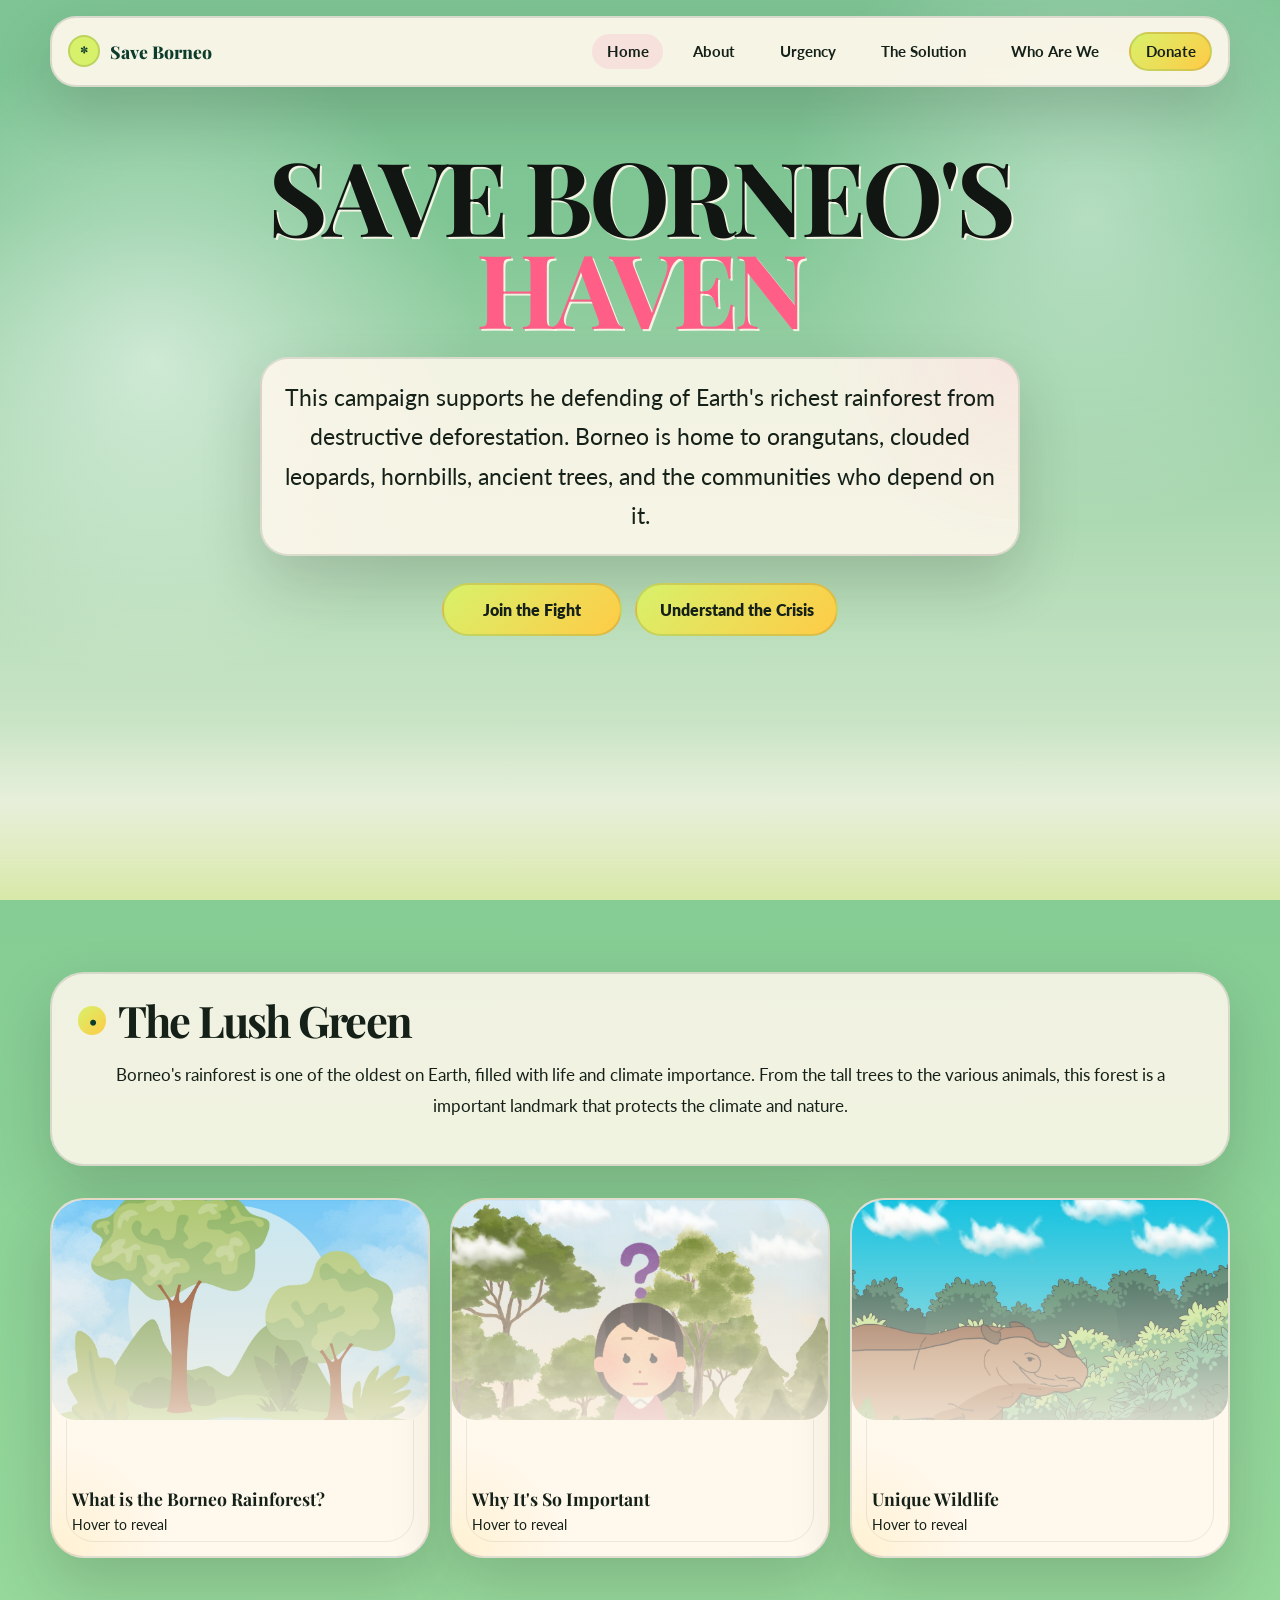
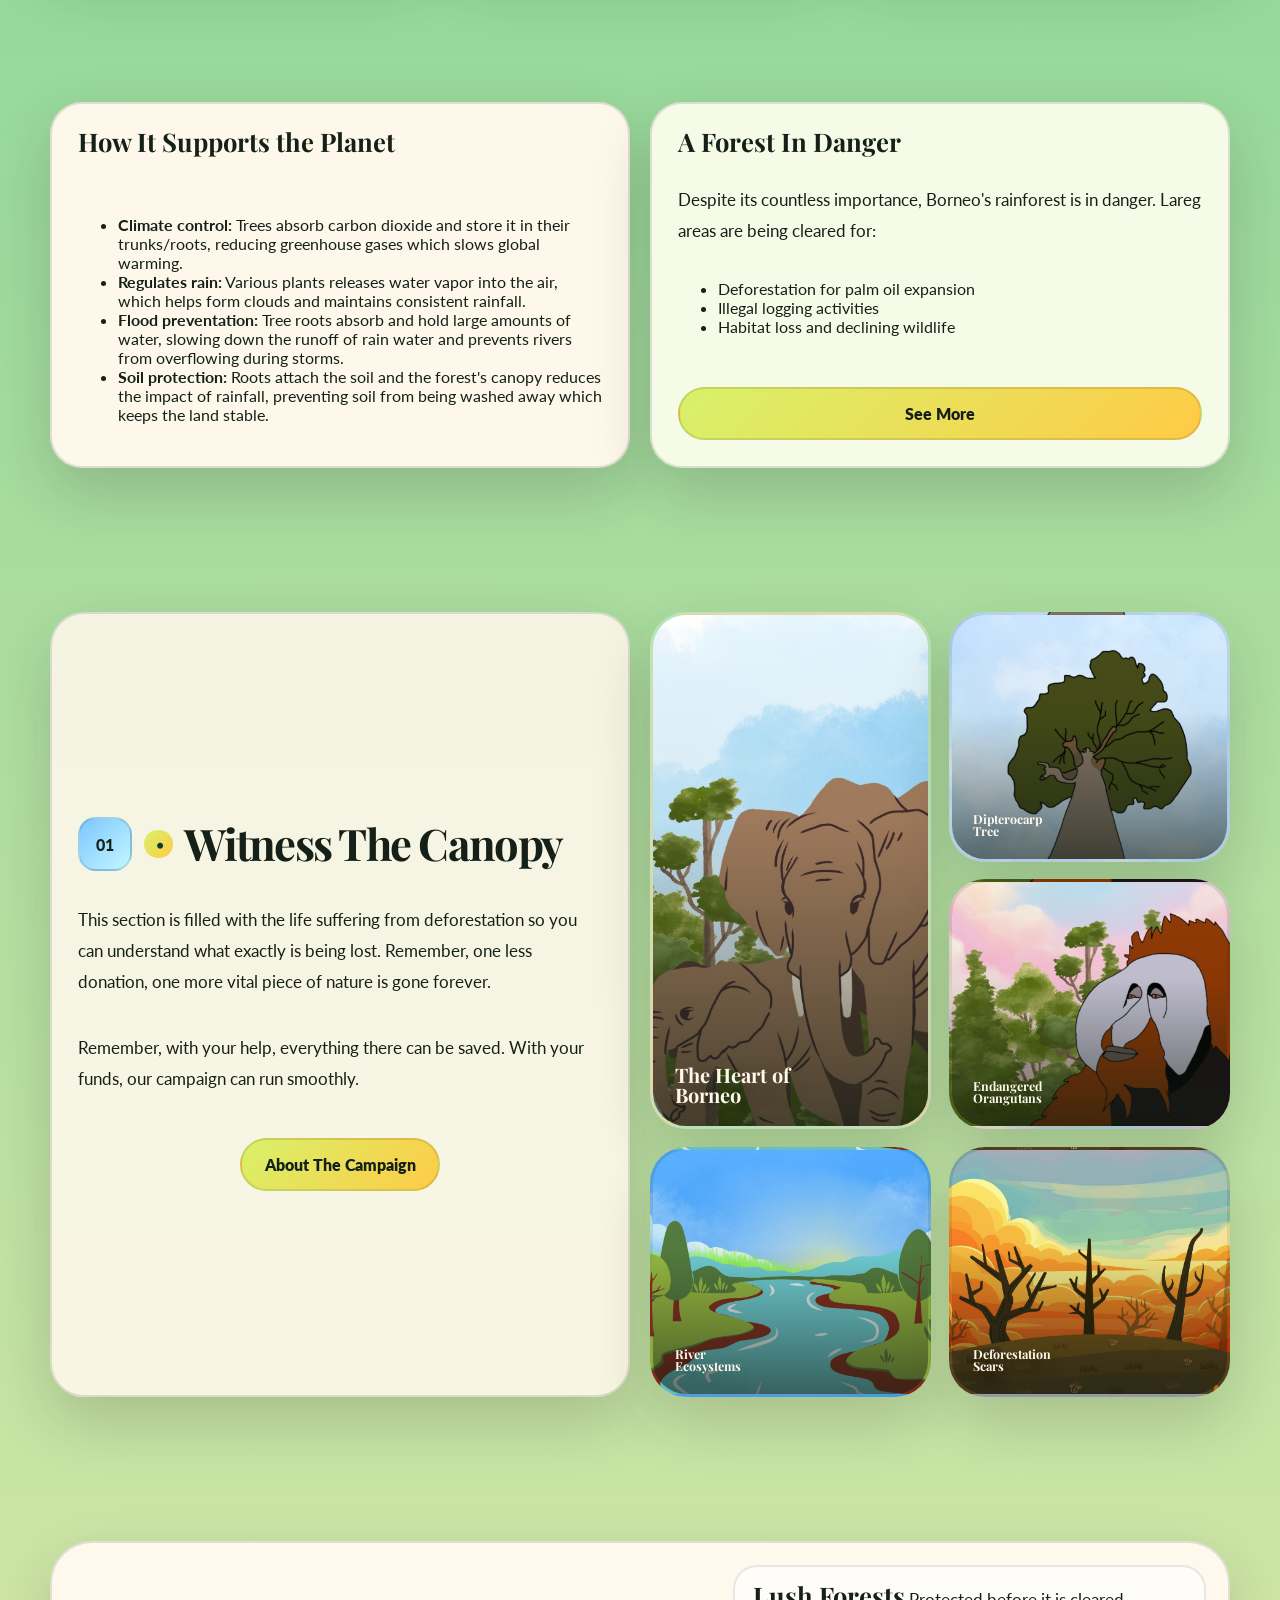
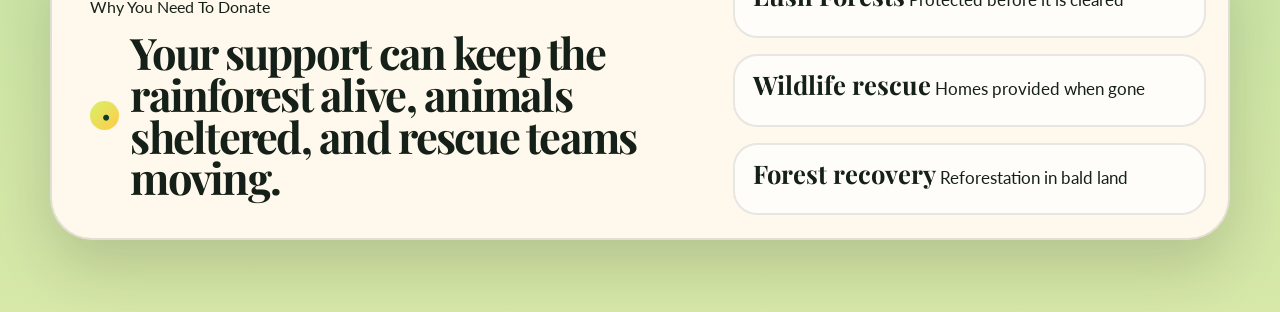
<file: index.html>
<!DOCTYPE html>
<html lang="en">
<head>
  <meta charset="UTF-8">
  <meta name="viewport" content="width=device-width, initial-scale=1.0">
  <title>Save Borneo's Haven</title>
  <link rel="preconnect" href="https://fonts.googleapis.com">
  <link rel="preconnect" href="https://fonts.gstatic.com" crossorigin>
  <link href="https://fonts.googleapis.com/css2?family=Lato:wght@300;400;700;900&family=Playfair+Display:wght@400;600;700;800&display=swap" rel="stylesheet">
  <link rel="stylesheet" href="styles.css">
</head>
<body data-page="home">
  <nav class="site-nav">
    <a class="brand" href="index.html"><span class="brand-leaf">*</span><span>Save Borneo</span></a>
    <div class="nav-links">
      <a class="active" href="index.html">Home</a>
      <a href="campaign.html">About</a>
      <a href="urgency.html">Urgency</a>
      <a href="solution.html">The Solution</a>
      <a href="who-are-we.html">Who Are We</a>
      <a class="nav-cta" href="solution.html">Donate</a>
    </div>
  </nav>
    <main>
    <section class="hero">
      <div class="hero-image" style="background-image:url('https://images.unsplash.com/photo-1473773508845-188df298d2d1?auto=format&fit=crop&w=1800&q=80');"></div>
      <div class="hero-overlay"></div>
      <div class="mist left"></div>
      <div class="mist right"></div>
      <div class="hero-content">
        <h1 class="hero-title">Save Borneo's <span>Haven</span></h1>
        <p class="hero-subtitle">
          This campaign supports he defending of Earth's richest rainforest from destructive
          deforestation. Borneo is home to orangutans, clouded leopards, hornbills, ancient trees, and the communities
          who depend on it.
        </p>
        <div class="hero-actions">
          <a class="button primary" href="solution.html">Join the Fight</a>
          <a class="button primary" href="urgency.html">Understand the Crisis</a>
        </div>
      </div>
    </section>

    <section class="section dark">
      <div class="intro-box">
        <h2>The Lush Green</h2>
        <p>
          Borneo's rainforest is one of the oldest on Earth, filled with life and climate importance.
          From the tall trees to the various animals, this forest is a important landmark that protects 
          the climate and nature.
        </p>
      </div>
      <div class="grid three">
        <article class="flip">
          <div class="flip-in">
            <div class="face front">
              <div class="flip-media" style="--flip-image: url('indexborneo-tik.jpg');"></div>
              <h3>What is the Borneo Rainforest?</h3>
              <p>Hover to reveal</p>
            </div>
            <div class="face back">
              <p>The Borneo rainforest is a tropical forest within Indonesia, Malaysia, to Brunei, making it
                one of the largest rainforests in Southeast Asia. It is estimated to be over 100 million years old,
                filled with never-ending vegitation, flowing rivers, and thousands of rare animals.
                <ul>
                  <li>Spans three countries</li>
                  <li>One of the oldest in the world</li>
                  <li>Home to many ecosystems</li>
                </ul>
              </p>
            </div>
          </div>
        </article>
        <article class="flip">
          <div class="flip-in">
            <div class="face front">
              <div class="flip-media" style="--flip-image: url('think-tik.jpg');"></div>
              <h3>Why It's So Important</h3>
              <p>Hover to reveal</p>
            </div>
            <div class="face back">
              <p>The rainforest important for the local communities and the global population.
                It supports many kinds of life and keeps the planet's weather in balance by:
                <ul>
                  <li>Being one of the most diverse ecosystems</li>
                  <li>Absorbing large amounts of carbon dioxide</li>
                  <li>Produces oxygen and prevents climate change</li>
                  <li>Prevents floods for local communities</li>
                </ul>
              </p>
            </div>
          </div>
        </article>
        <article class="flip">
          <div class="flip-in">
            <div class="face front">
              <div class="flip-media" style="--flip-image: url('rhino-tik.jpg');"></div>
              <h3>Unique Wildlife</h3>
              <p>Hover to reveal</p>
            </div>
            <div class="face back">
              <p>Borneo's rainforest is called home by many rare and unique species. But, many of them,
                cannot be found anywhere else. This makes it a important place that needs to be preserved.
                Some of the flora & fauna found there are:
                <ul>
                  <li><strong>Amazing animals:</strong> Orangutans, pygmy elephants, & clouded leopards</li>
                  <li><strong>Birds & insects:</strong> Hornbills, beatiful butterflies and beetles</li>
                  <li><strong>Unique plant life:</strong> Dipterocarp trees, orchids, rafflesia flowers, carnivorous pitcher plants</li>
                </ul>
              </p>
              <p>Protecting it means we protect the lives of the animals that call this place home.</p>
            </div>
          </div>
        </article>
      </div>
    </section>

    <section class="section deep">
      <div class="home-grid">
        <article class="card info-box">
          <h3>How It Supports the Planet</h3>
          <ul>
            <li><strong>Climate control:</strong> Trees absorb carbon dioxide and store it in their trunks/roots,
            reducing greenhouse gases which slows global warming.</li>
            <li><strong>Regulates rain:</strong> Various plants releases water vapor into the air, which helps 
            form clouds and maintains consistent rainfall.</li>
            <li><strong>Flood preventation:</strong> Tree roots absorb and hold large amounts of water, slowing down
            the runoff of rain water and prevents rivers from overflowing during storms.</li>
            <li><strong>Soil protection:</strong> Roots attach the soil and the forest's canopy reduces the impact of rainfall,
             preventing soil from being washed away which keeps the land stable.</li>
          </ul>
        </article>

        <article class="card info-box">
          <h3>A Forest In Danger</h3>
          <p>
            Despite its countless importance, Borneo's rainforest is in danger. Lareg areas are being cleared for:
            <ul>
              <li>Deforestation for palm oil expansion</li>
              <li>Illegal logging activities</li>
              <li>Habitat loss and declining wildlife</li>
            </ul>
          </p>
          <a class="button primary" href="urgency.html">See More</a>
        </article>

      </div>
    </section>

    <section class="section deep">
      <div class="media-grid">
        <div class="text-box">
          <div class="label-row"><span class="tag">01</span><h2>Witness The Canopy</h2></div>
          <p>
            This section is filled with the life suffering from deforestation so you can understand what exactly is being lost.
            Remember, one less donation, one more vital piece of nature is gone forever.
          </p>
          <p>
            Remember, with your help, everything there can be saved. With your funds, our campaign can run smoothly.
          </p>
          <div class="hero-actions">
            <a class="button primary" href="campaign.html">About The Campaign</a>
          </div>
        </div>
        <div class="photo-grid">
          <figure class="media main">
            <img class="asset" src="indexmammal-tik.jpg" alt="The Heart of Borneo rainforest" />
            <figcaption class="caption">
              <h3>The Heart of Borneo</h3>
            </figcaption>
          </figure>
          <figure class="media tree" style="--card-image: url('specialtree-tik.jpg');">
            <figcaption class="caption">
              <h3>Dipterocarp Tree</h3>
            </figcaption>
          </figure>
          <figure class="media orangutan" style="--card-image: url('borneoorangutan-tik.jpg');">
            <figcaption class="caption">
              <h3>Endangered Orangutans</h3>
            </figcaption>
          </figure>
          <figure class="media river" style="--card-image: url('indexriver-tik.jpg');">
            <figcaption class="caption">
              <h3>River Ecosystems</h3>
            </figcaption>
          </figure>
          <figure class="media scars" style="--card-image: url('indexdead-tik.jpg');">
            <figcaption class="caption">
              <h3>Deforestation Scars</h3>
            </figcaption>
          </figure>
        </div>
      </div>
    </section>

    <section class="section dark">
      <div class="wide-box">
        <div class="box-copy">
          <p class="box-label">Why You Need To Donate</p>
          <h2>Your support can keep the rainforest alive, animals sheltered, and rescue teams moving.</h2>
        </div>
        <div class="box-stats">
          <div>
            <strong>Lush Forests</strong>
            <span>Protected before it is cleared</span>
          </div>
          <div>
            <strong>Wildlife rescue</strong>
            <span>Homes provided when gone</span>
          </div>
          <div>
            <strong>Forest recovery</strong>
            <span>Reforestation in bald land</span>
          </div>
        </div>
      </div>
    </section>
  </main>

  <script src="script.js"></script>
</body>
</html>
</file>
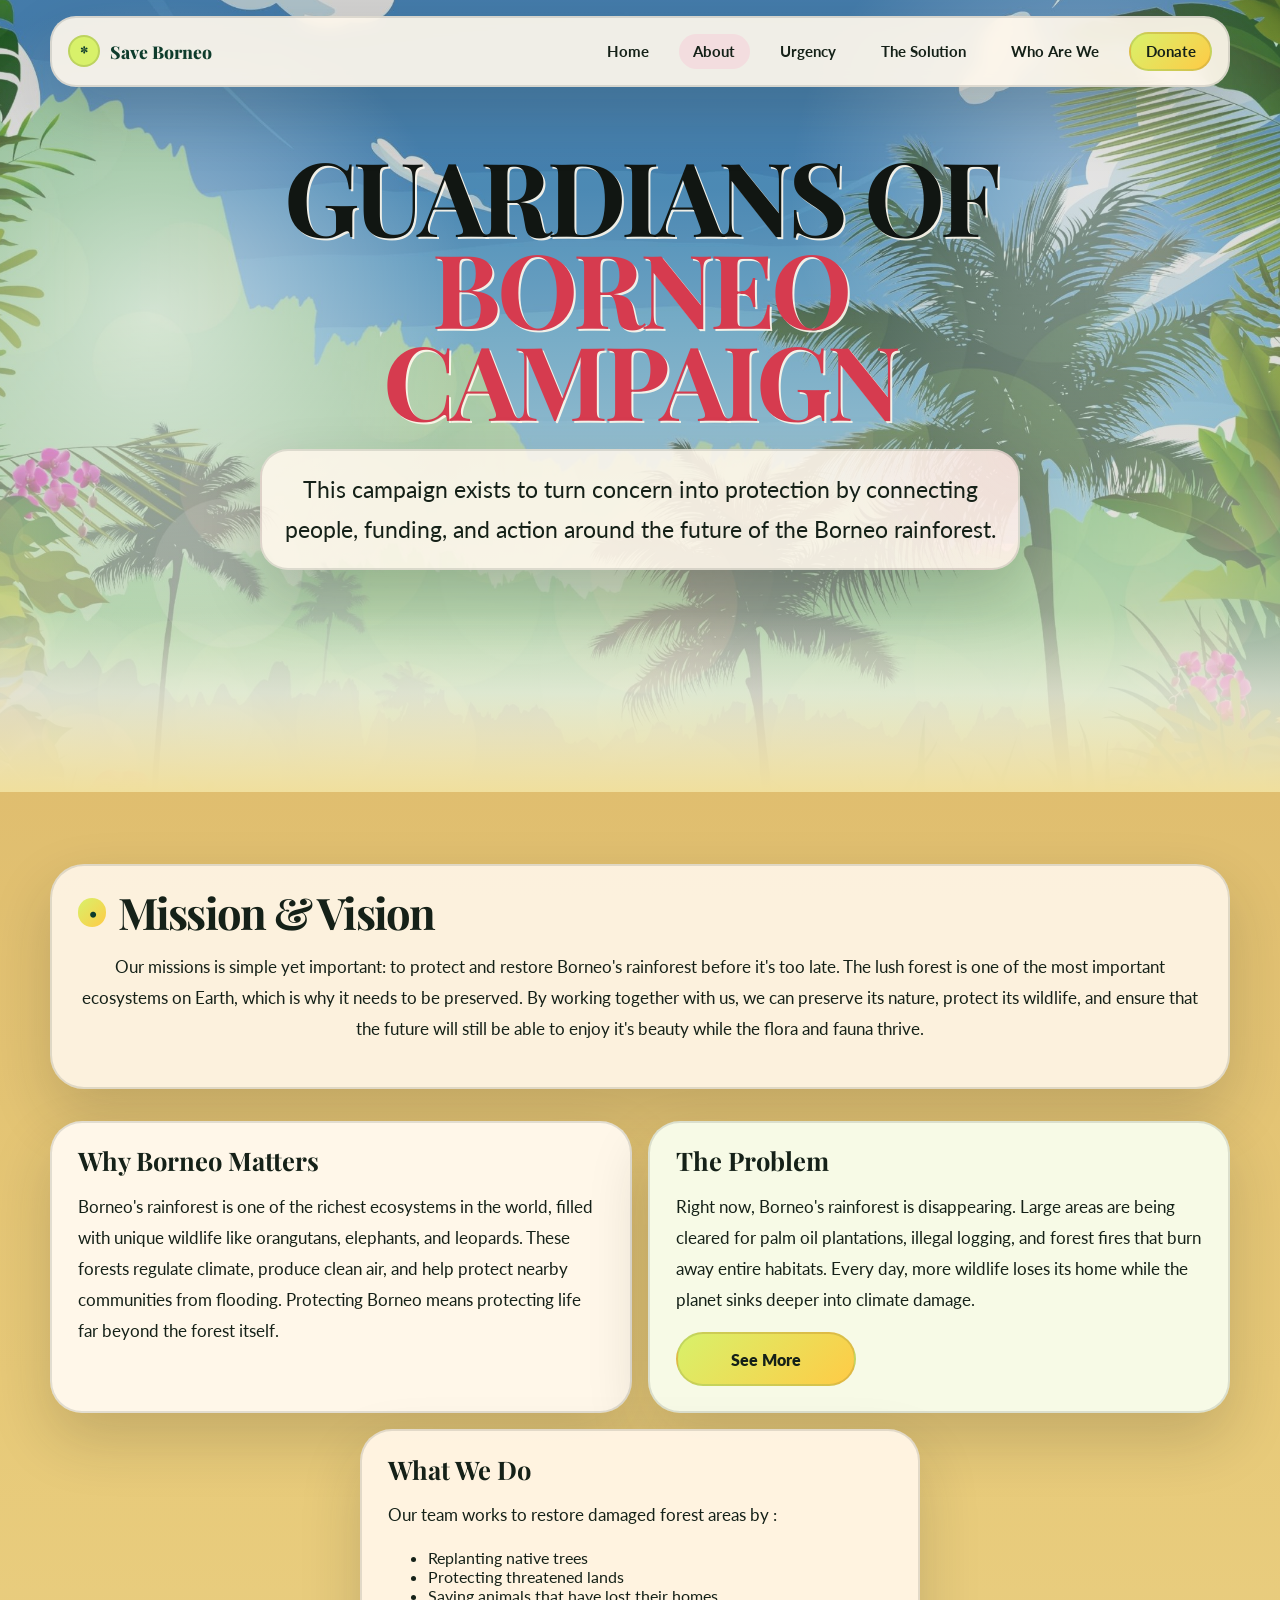
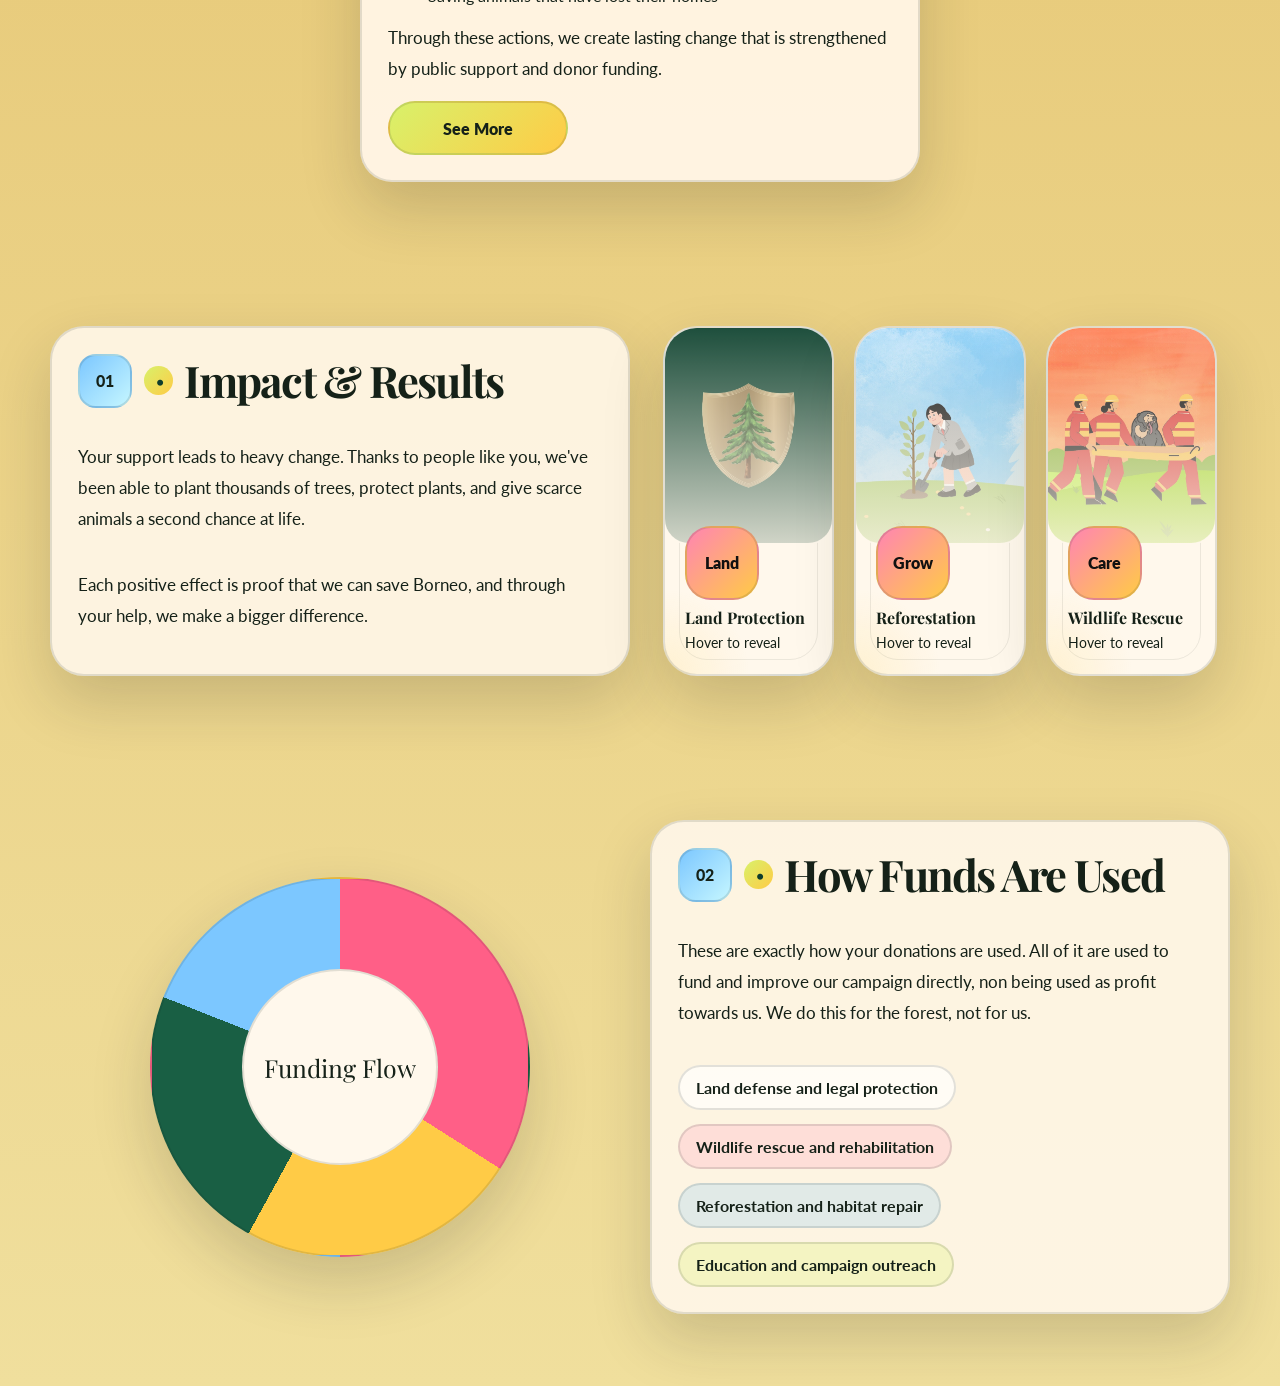
<file: campaign.html>
<!DOCTYPE html>
<html lang="en">
<head>
  <meta charset="UTF-8">
  <meta name="viewport" content="width=device-width, initial-scale=1.0">
  <title>About The Campaign | Save Borneo's Haven</title>
  <link rel="preconnect" href="https://fonts.googleapis.com">
  <link rel="preconnect" href="https://fonts.gstatic.com" crossorigin>
  <link href="https://fonts.googleapis.com/css2?family=Lato:wght@300;400;700;900&family=Playfair+Display:wght@400;600;700;800&display=swap" rel="stylesheet">
  <link rel="stylesheet" href="styles.css">
</head>
<body data-page="campaign">
  <nav class="site-nav">
    <a class="brand" href="index.html"><span class="brand-leaf">*</span><span>Save Borneo</span></a>
    <div class="nav-links">
      <a href="index.html">Home</a>
      <a class="active" href="campaign.html">About</a>
      <a href="urgency.html">Urgency</a>
      <a href="solution.html">The Solution</a>
      <a href="who-are-we.html">Who Are We</a>
      <a class="nav-cta" href="solution.html">Donate</a>
    </div>
  </nav>
    <main>
    <section class="hero inner">
      <div class="hero-image" style="background-image:url('indexhero-tik.jpg');"></div>
      <div class="hero-overlay"></div>
      <div class="mist left"></div>
      <div class="mist right"></div>
      <div class="hero-content">
        <h1 class="hero-title tight">Guardians of <span>Borneo Campaign</span></h1>
        <p class="hero-subtitle">
          This campaign exists to turn concern into protection by connecting people, funding, and action around the future
          of the Borneo rainforest.
        </p>
      </div>
    </section>

    <section class="section dark">
      <div class="intro-box">
        <h2>Mission & Vision</h2>
        <p>
          Our missions is simple yet important: to protect and restore Borneo's rainforest before it's too late. 
          The lush forest is one of the most important ecosystems on Earth, which is why it needs to be preserved.
          By working together with us, we can preserve its nature, protect its wildlife, and ensure that the future
          will still be able to enjoy it's beauty while the flora and fauna thrive.
        </p>
      </div>
      <div class="info-grid">
        <article class="card">
          <h3>Why Borneo Matters</h3>
          <p>
            Borneo's rainforest is one of the richest ecosystems in the world, filled with unique wildlife like
            orangutans, elephants, and leopards. These forests regulate climate, produce clean air, and help protect
            nearby communities from flooding. Protecting Borneo means protecting life far beyond the forest itself.
          </p>
        </article>
        <article class="card">
          <h3>The Problem</h3>
          <p>
            Right now, Borneo's rainforest is disappearing. Large areas are being cleared for palm oil plantations,
            illegal logging, and forest fires that burn away entire habitats. Every day, more wildlife loses its home
            while the planet sinks deeper into climate damage.
          </p>
          <a class="button primary" href="urgency.html">See More</a>
        </article>
        <article class="card center-box">
          <h3>What We Do</h3>
          <p>
            Our team works to restore damaged forest areas by :
            <ul>
                <li>Replanting native trees</li>
                <li>Protecting threatened lands</li>
                <li>Saving animals that have lost their homes</li>
            </ul>
          </p>
          <p>
            Through these actions, we create lasting change that is strengthened by public support and donor funding.
          </p>
          <a class="button primary" href="solution.html">See More</a>
        </article>
      </div>
    </section>

    <section class="section deep">
      <div class="split-grid">
        <div class="text-box">
          <div class="label-row"><span class="tag">01</span><h2>Impact & Results</h2></div>
          <p>
            Your support leads to heavy change. Thanks to people like you, we've been able to
            plant thousands of trees, protect plants, and give scarce animals a second chance at life.
          </p>
          <p>
            Each positive effect is proof that we can save Borneo, and through your help, we make a bigger difference.
          </p>
        </div>
        <div class="grid three">
          <article class="flip short">
            <div class="flip-in">
              <div class="face front">
                <div class="flip-media" style="--flip-image: url('protectabout-tik.jpg');"></div>
                <div class="card-icon">Land</div>
                <h3>Land Protection</h3>
                <p>Hover to reveal</p>
              </div>
              <div class="face back">
                <ul>
                  <li>50,000+ hectares of rainforests bought and protected</li>
                  <li>Tens of habitats saved from deforestation</li>
                  <li>Companies denied of logging</li>
                </ul>
              </div>
            </div>
          </article>
          <article class="flip short">
            <div class="flip-in">
              <div class="face front">
                <div class="flip-media" style="--flip-image: url('plantabout-tik.jpg');"></div>
                <div class="card-icon">Grow</div>
                <h3>Reforestation</h3>
                <p>Hover to reveal</p>
              </div>
              <div class="face back">
                <ul>
                  <li>1,000,000+ native trees planted: Meranti, Keruing, Kapur.</li>
                  <li>2,500+ hectares of stripped land filled</li>
                  <li>Various seeds being nutured to growth</li>
                </ul>
              </div>
            </div>
          </article>
          <article class="flip short">
            <div class="flip-in">
              <div class="face front">
                <div class="flip-media" style="--flip-image: url('rescueabout-tik.jpg');"></div>
                <div class="card-icon">Care</div>
                <h3>Wildlife Rescue</h3>
                <p>Hover to reveal</p>
              </div>
              <div class="face back">
                <ul>
                  <li>Rescuing injured wildlife</li>
                  <li>Rehabilitates animals for release</li>
                  <li>Returns them safely to their natural habitat</li>
                </ul>
              </div>
            </div>
          </article>
        </div>
      </div>
    </section>

    <section class="section dark">
      <div class="split-grid reverse">
        <div class="pie-wrap">
          <div class="pie-chart"></div>
        </div>
        <div class="text-box">
          <div class="label-row"><span class="tag">02</span><h2>How Funds Are Used</h2></div>
          <p>
            These are exactly how your donations are used. All of it are used to fund and improve our campaign directly,
            non being used as profit towards us. We do this for the forest, not for us.
          </p>
          <div class="fund-list">
            <span>Land defense and legal protection</span>
            <span class="tone-2">Wildlife rescue and rehabilitation</span>
            <span class="tone-3">Reforestation and habitat repair</span>
            <span class="tone-4">Education and campaign outreach</span>
          </div>
        </div>
      </div>
    </section>
  </main>

  <script src="script.js"></script>
</body>
</html>
</file>
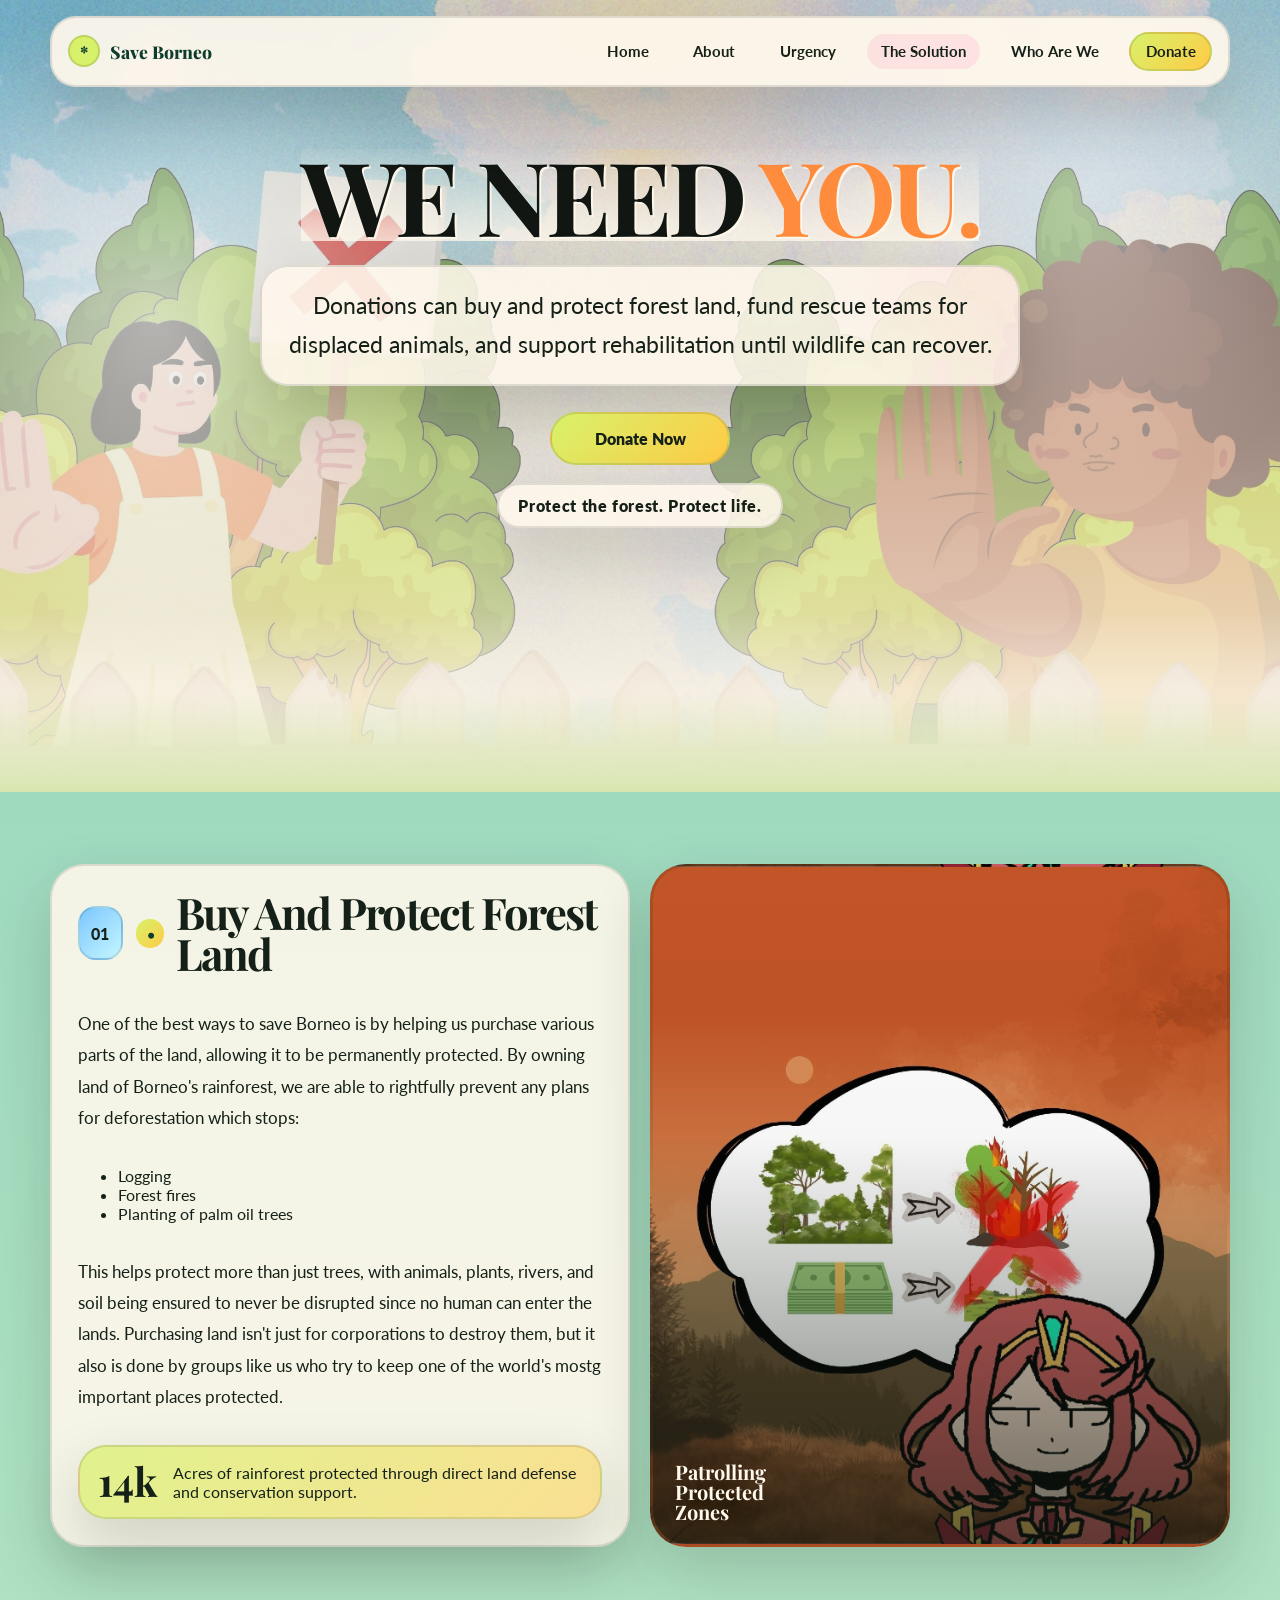
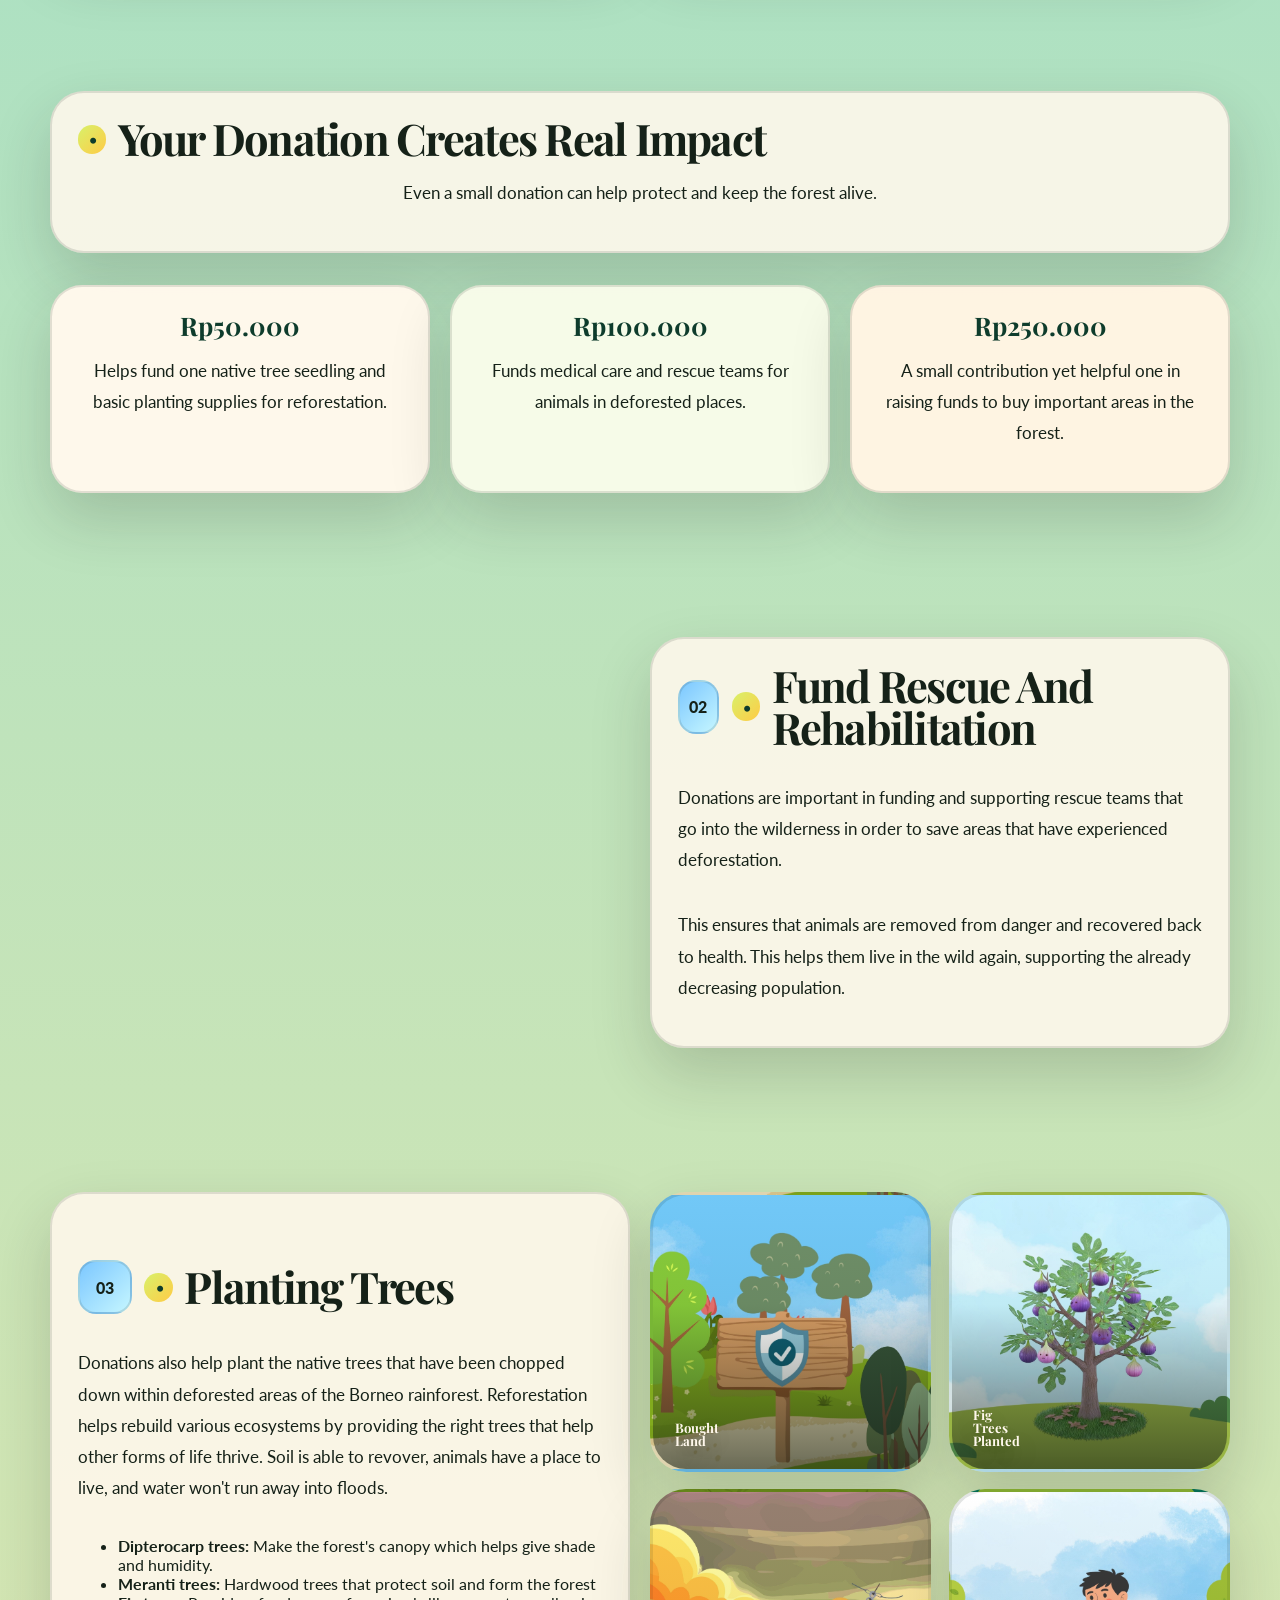
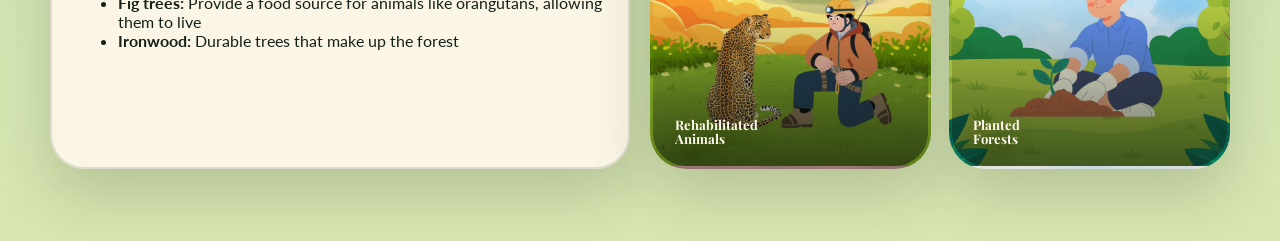
<file: solution.html>
<!DOCTYPE html>
<html lang="en">
<head>
  <meta charset="UTF-8">
  <meta name="viewport" content="width=device-width, initial-scale=1.0">
  <title>The Solution | Save Borneo's Haven</title>
  <link rel="preconnect" href="https://fonts.googleapis.com">
  <link rel="preconnect" href="https://fonts.gstatic.com" crossorigin>
  <link href="https://fonts.googleapis.com/css2?family=Lato:wght@300;400;700;900&family=Playfair+Display:wght@400;600;700;800&display=swap" rel="stylesheet">
  <link rel="stylesheet" href="styles.css">
</head>
<body data-page="solution">
  <nav class="site-nav">
    <a class="brand" href="index.html"><span class="brand-leaf">*</span><span>Save Borneo</span></a>
    <div class="nav-links">
      <a href="index.html">Home</a>
      <a href="campaign.html">About</a>
      <a href="urgency.html">Urgency</a>
      <a class="active" href="solution.html">The Solution</a>
      <a href="who-are-we.html">Who Are We</a>
      <a class="nav-cta" href="#donate-now">Donate</a>
    </div>
  </nav>
    <main>
    <section class="hero inner">
      <div class="hero-image" style="background-image:url('abouthero-tik.jpg');"></div>
      <div class="hero-overlay warm"></div>
      <div class="mist left"></div>
      <div class="mist right"></div>
      <div class="hero-content">
        <h1 class="hero-title warm">We Need <span>You.</span></h1>
        <p class="hero-subtitle">
          Donations can buy and protect forest land, fund rescue teams for displaced animals, and support rehabilitation
          until wildlife can recover.
        </p>
        <div class="hero-actions">
          <a class="button primary" href="#donate-now">Donate Now</a>
        </div>
        <p class="slogan">Protect the forest. Protect life.</p>
      </div>
    </section>

    <section class="section deep" id="donate-now">
      <div class="split-grid">
        <div class="text-box">
          <div class="label-row"><span class="tag">01</span><h2>Buy And Protect Forest Land</h2></div>
          <p>
            One of the best ways to save Borneo is by helping us purchase various parts of the land, allowing it to be 
            permanently protected. By owning land of Borneo's rainforest, we are able to rightfully prevent any plans for 
            deforestation which stops:
          </p>
            <ul>
              <li>Logging</li>
              <li>Forest fires</li>
              <li>Planting of palm oil trees</li>
            </ul>
          <p>
            This helps protect more than just trees, with animals, plants, rivers, and soil being ensured to never be disrupted since no human can enter
            the lands. Purchasing land isn't just for corporations to destroy them, but it also is done by groups like us
            who try to keep one of the world's mostg important places protected.
          </p>
          <div class="stat-box">
            <strong>14k</strong>
            <span>Acres of rainforest protected through direct land defense and conservation support.</span>
          </div>
        </div>
        <figure class="media tall" style="--card-image: url('solutionone-tik.jpg');">
          <figcaption class="caption">
            <h3>Patrolling Protected Zones</h3>
          </figcaption>
        </figure>
      </div>
    </section>

    <section class="section dark">
      <div class="intro-box">
        <h2>Your Donation Creates Real Impact</h2>
        <p>
          Even a small donation can help protect and keep the forest alive.
        </p>
      </div>
      <div class="grid three impact-grid">
        <article class="card impact-box">
          <h3>Rp50.000</h3>
          <p>Helps fund one native tree seedling and basic planting supplies for reforestation.</p>
        </article>
        <article class="card impact-box">
          <h3>Rp100.000</h3>
          <p>Funds medical care and rescue teams for animals in deforested places.</p>
        </article>
        <article class="card impact-box">
          <h3>Rp250.000</h3>
          <p>A small contribution yet helpful one in raising funds to buy important areas in the forest.</p>
        </article>
      </div>
    </section>

    <section class="section dark">
      <div class="split-grid reverse">
        <article class="flip tall">
          <div class="flip-in">
            <div class="face front">
              <div class="flip-media" style="--flip-image: url('animalsecure-tik.jpg');"></div>
              <div class="card-icon">Rescue</div>
              <h3>Animals Need Help</h3>
              <p>Hover to reveal</p>
            </div>
            <div class="face back">
              <p>
                Your funding helps:
                <ul>
                  <li>Rescue teams: Trained people are sent by us to deforested areas in Borneo in order to find and 
                    help injured or lost animals.</li>
                  <li>Rehabilitation areas: Saved animals will be rehabilitated through care and nutrition, ensuring they
                    can return back to their normal lives in the wild safely once saved.</li>
                  <li>Release: Once back to health, they are released into safe forest areas, like the ones we buy, where they
                    are able to survive.</li>
                  </ul>
              </p>
            </div>
          </div>
        </article>
        <div class="text-box">
          <div class="label-row"><span class="tag">02</span><h2>Fund Rescue And Rehabilitation</h2></div>
          <p>
            Donations are important in funding and supporting rescue teams that go into the wilderness in order to
            save areas that have experienced deforestation. 
          </p>
          <p>
            This ensures that animals are removed from danger and recovered back to health. This helps them live in the wild again,
            supporting the already decreasing population.
          </p>
        </div>
      </div>
    </section>

    <section class="section deep">
      <div class="media-grid">
        <div class="text-box">
          <div class="label-row"><span class="tag">03</span><h2>Planting Trees</h2></div>
          <p>
            Donations also help plant the native trees that have been chopped down within deforested areas of
            the Borneo rainforest. Reforestation helps rebuild various ecosystems by providing the right trees
            that help other forms of life thrive. Soil is able to revover, animals have a place to live, and water
            won't run away into floods.
            <ul>
              <li><strong>Dipterocarp trees:</strong> Make the forest's canopy which helps give shade and humidity.</li>
              <li><strong>Meranti trees:</strong> Hardwood trees that protect soil and form the forest</li>
              <li><strong>Fig trees:</strong> Provide a food source for animals like orangutans, allowing them to live</li>
              <li><strong>Ironwood:</strong> Durable trees that make up the forest</li>
            </ul>
          </p>
        </div>
        <div class="photo-grid photo-square">
          <figure class="media" style="--card-image: url('protectsolution-tik.jpg');">
            <figcaption class="caption">
              <h3>Bought Land</h3>
            </figcaption>
          </figure>
          <figure class="media" style="--card-image: url('figsolution-tik.jpg');">
            <figcaption class="caption">
              <h3>Fig Trees Planted</h3>
            </figcaption>
          </figure>
          <figure class="media" style="--card-image: url('rescuesolution-tik.jpg');">
            <figcaption class="caption">
              <h3>Rehabilitated Animals</h3>
            </figcaption>
          </figure>
          <figure class="media" style="--card-image: url('plantingolution-tik.jpg');">
            <figcaption class="caption">
              <h3>Planted Forests</h3>
            </figcaption>
          </figure>
        </div>
      </div>
    </section>
  </main>

  <script src="script.js"></script>
</body>
</html>
</file>
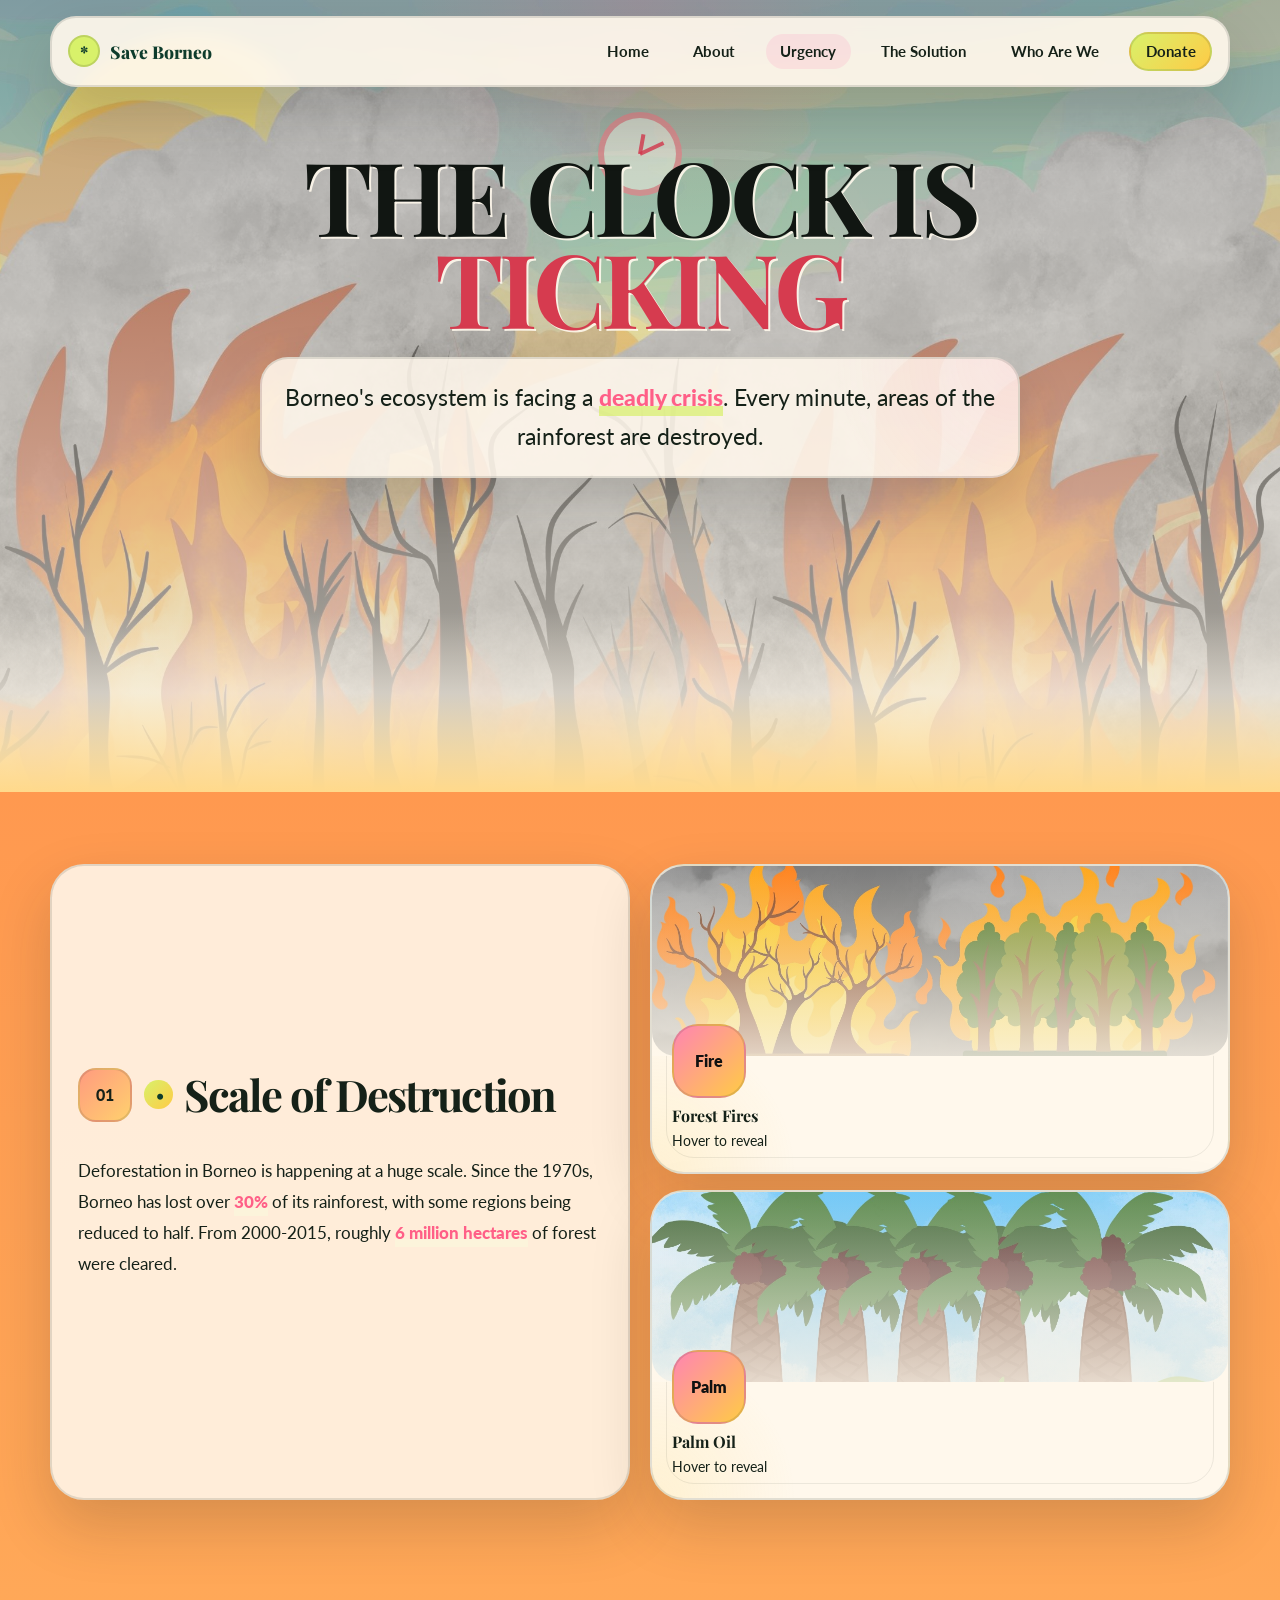
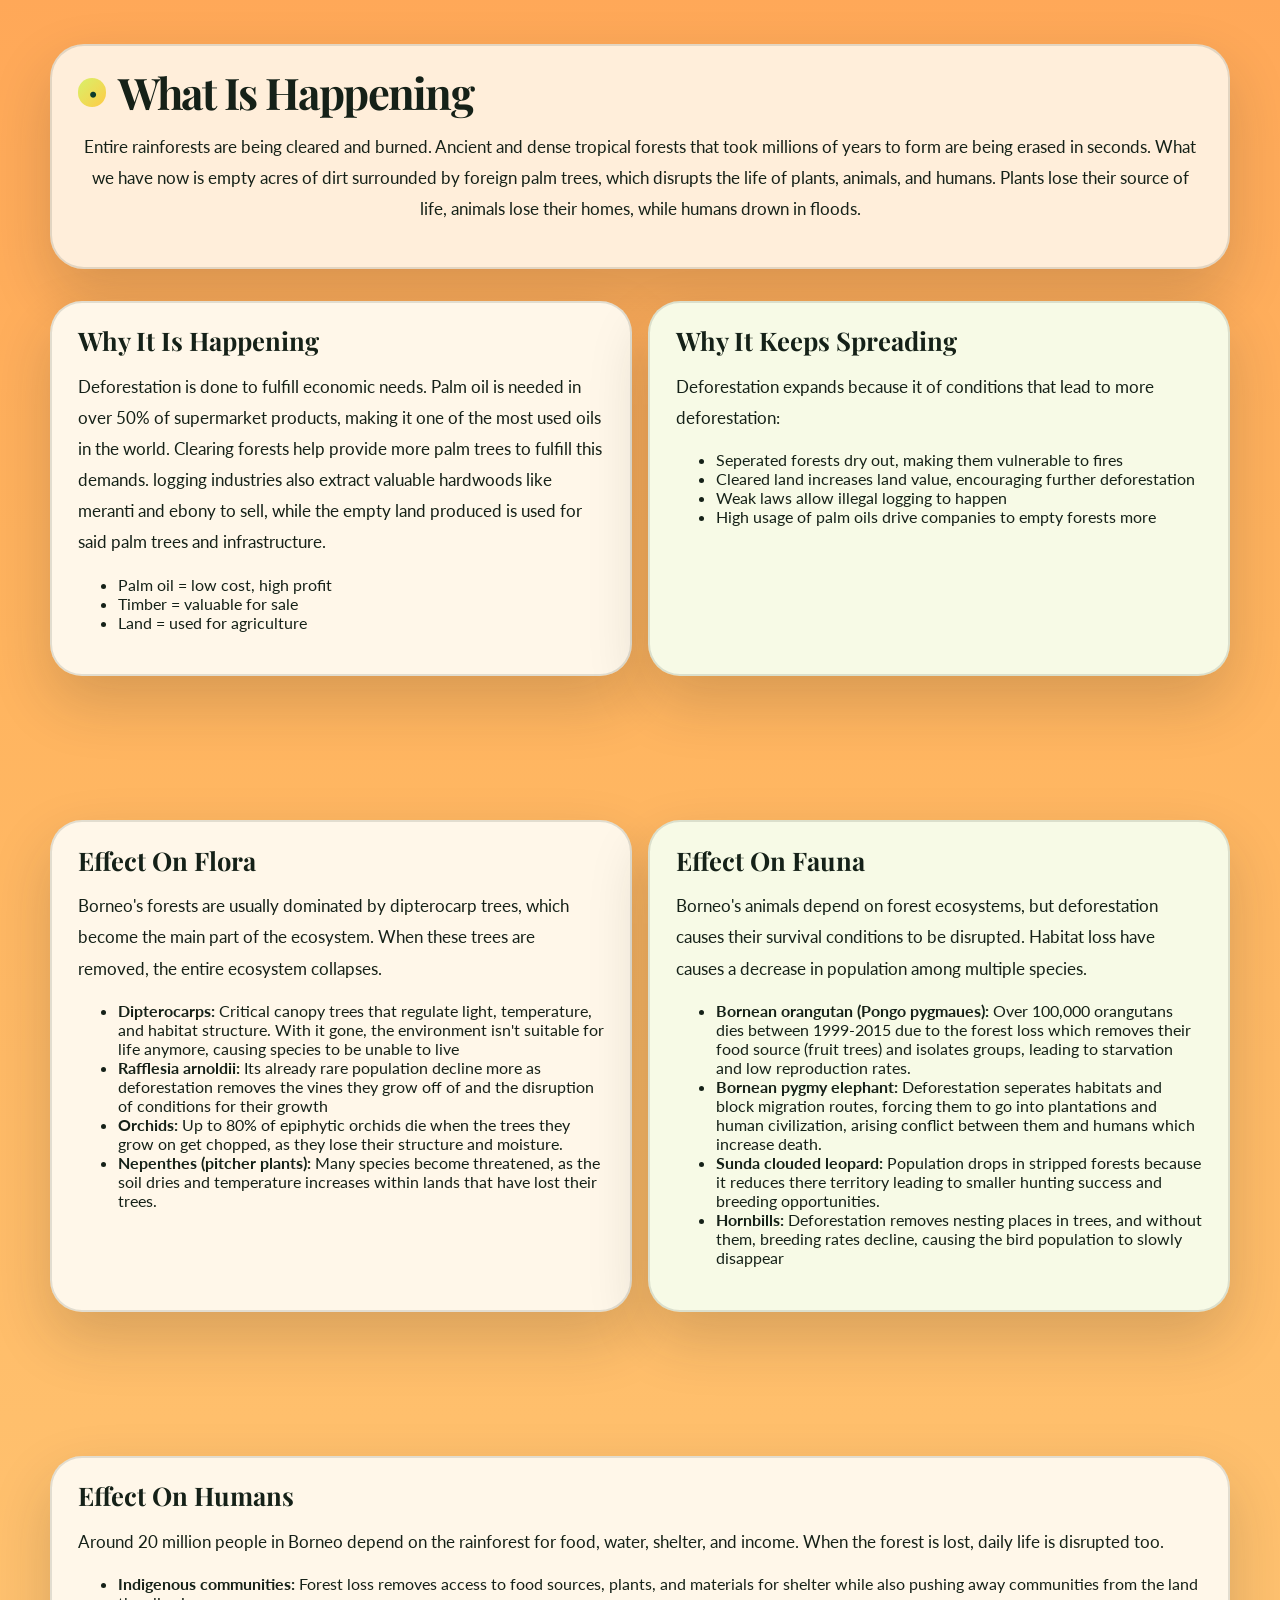
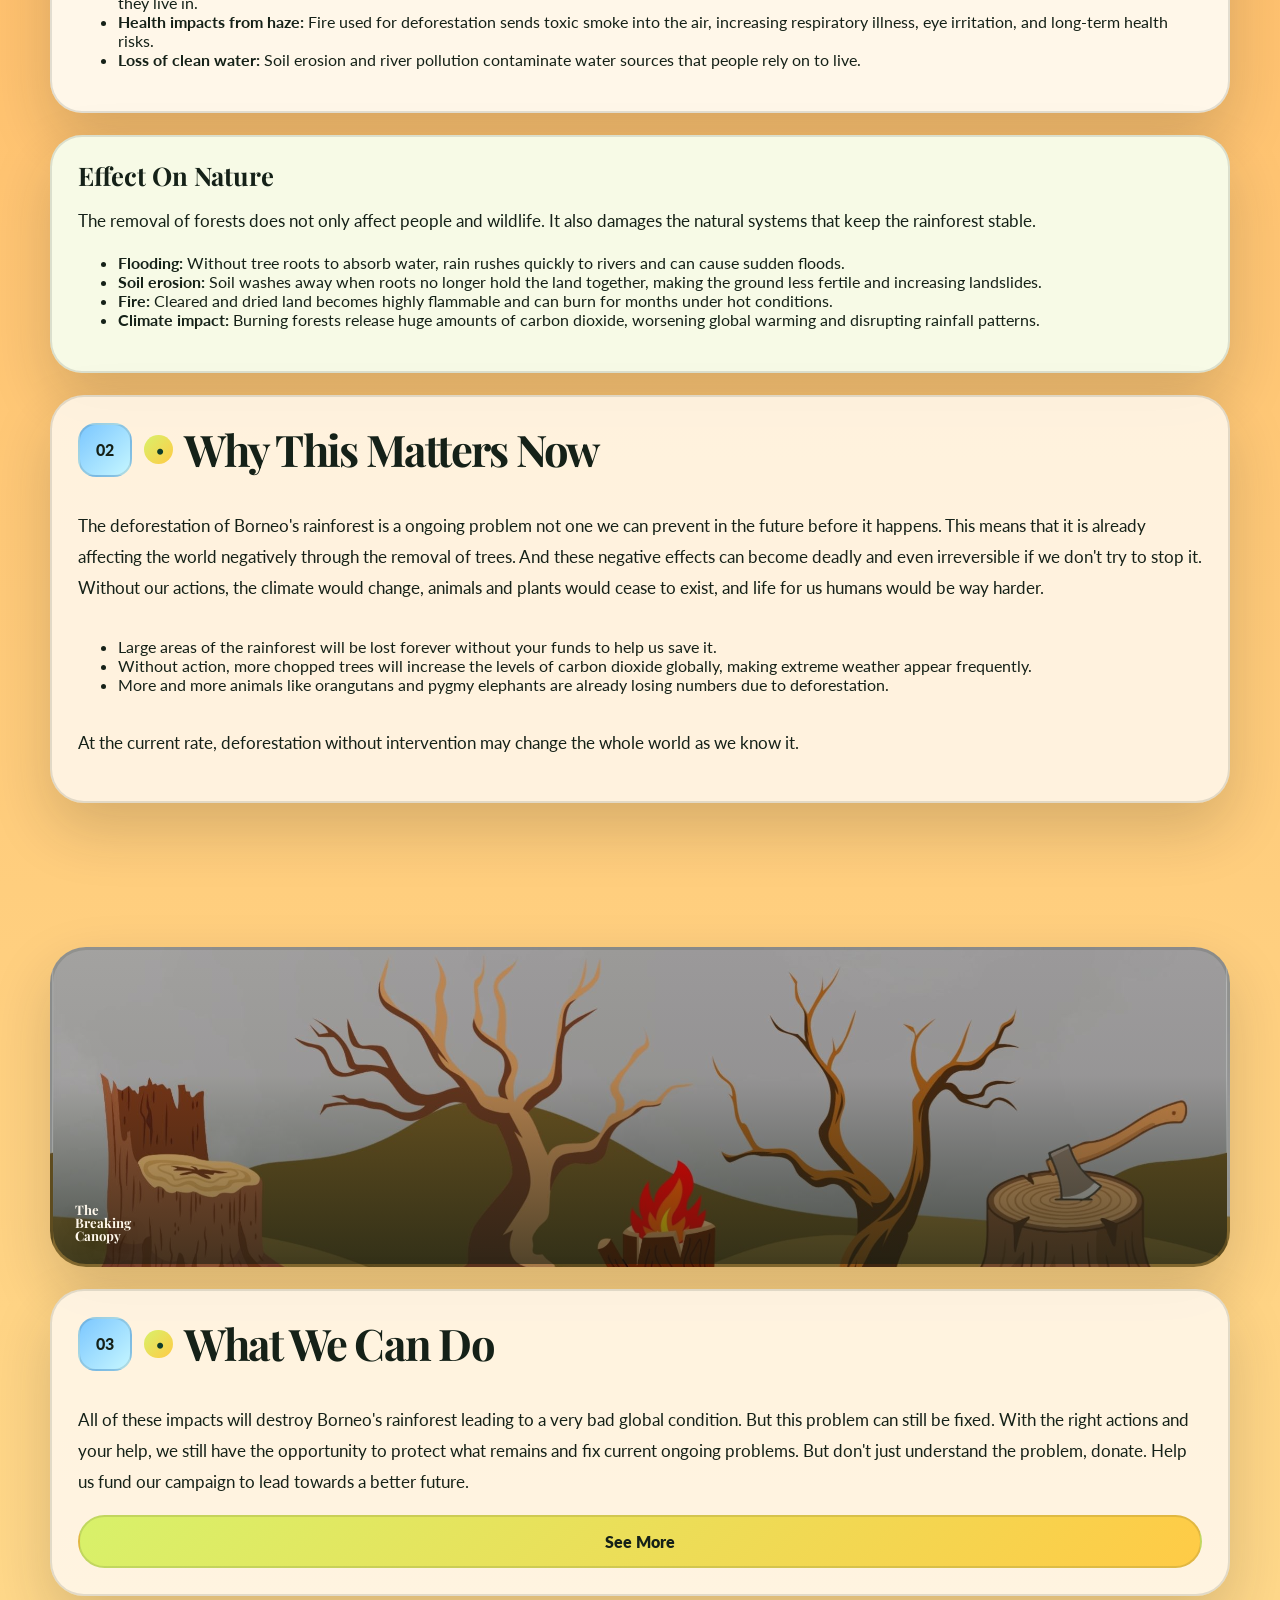
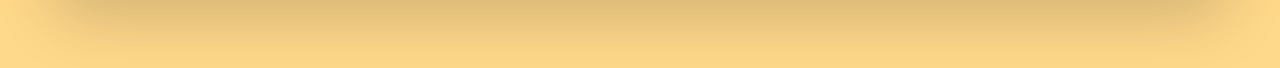
<file: urgency.html>
<!DOCTYPE html>
<html lang="en">
<head>
  <meta charset="UTF-8">
  <meta name="viewport" content="width=device-width, initial-scale=1.0">
  <title>Urgency | Save Borneo's Haven</title>
  <link rel="preconnect" href="https://fonts.googleapis.com">
  <link rel="preconnect" href="https://fonts.gstatic.com" crossorigin>
  <link href="https://fonts.googleapis.com/css2?family=Lato:wght@300;400;700;900&family=Playfair+Display:wght@400;600;700;800&display=swap" rel="stylesheet">
  <link rel="stylesheet" href="styles.css">
</head>
<body data-page="urgency">
  <nav class="site-nav">
    <a class="brand" href="index.html"><span class="brand-leaf">*</span><span>Save Borneo</span></a>
    <div class="nav-links">
      <a href="index.html">Home</a>
      <a href="campaign.html">About</a>
      <a class="active" href="urgency.html">Urgency</a>
      <a href="solution.html">The Solution</a>
      <a href="who-are-we.html">Who Are We</a>
      <a class="nav-cta" href="solution.html">Donate</a>
    </div>
  </nav>
    <main>
    <section class="hero inner">
      <div class="hero-image" style="background-image:url('urgencyhero-tik.jpg');"></div>
      <div class="hero-overlay danger"></div>
      <div class="clock-mark"></div>
      <div class="hero-content">
        <h1 class="hero-title tight">The Clock Is <span>Ticking</span></h1>
        <p class="hero-subtitle">
          Borneo's ecosystem is facing a <span class="word">deadly crisis</span>. Every minute, areas
          of the rainforest are destroyed.
        </p>
      </div>
    </section>

    <section class="section dark">
      <div class="split-grid">
        <div class="text-box">
          <div class="label-row"><span class="tag fire">01</span><h2>Scale of Destruction</h2></div>
          <p>
            Deforestation in Borneo is happening at a huge scale. Since the 1970s, Borneo has lost over
             <span class="num">30%</span> of its rainforest, with some regions being reduced to half.
             From 2000-2015, roughly <span class="num">6 million hectares</span> of forest were cleared.
          </p>
        </div>
        <div class="card-stack">
          <article class="flip short">
            <div class="flip-in">
              <div class="face front">
                <div class="flip-media" style="--flip-image: url('ffurgency-tik.jpg');"></div>
                <div class="card-icon">Fire</div>
                <h3>Forest Fires</h3>
                <p>Hover to reveal</p>
              </div>
              <div class="face back">
                <p>Over 2.6 million hectares across Indonesia and Borneo were burned. These fires are often 
                  intenionally set to clear land, but they spread into other places, releasing massive carbon dioxide.
                </p>
              </div>
            </div>
          </article>
          <article class="flip short">
            <div class="flip-in">
              <div class="face front">
                <div class="flip-media" style="--flip-image: url('pourgency-tik.jpg');"></div>
                <div class="card-icon">Palm</div>
                <h3>Palm Oil</h3>
                <p>Hover to reveal</p>
              </div>
              <div class="face back">
                <p>Borneo now contains millions of hectares for palm oil trees, removing the plants and animals from
                  their homes by chopping down native trees. This decreases biodiversity, causing many populations to boom or die, both
                  outcomes disrupting the ecosystem.
                </p>
              </div>
            </div>
          </article>
        </div>
      </div>
    </section>

    <section class="section deep">
      <div class="intro-box">
        <h2>What Is Happening</h2>
        <p>
          Entire rainforests are being cleared and burned. Ancient and dense tropical forests that took millions of
          years to form are being erased in seconds. What we have now is empty acres of dirt surrounded by foreign palm trees,
          which disrupts the life of plants, animals, and humans. Plants lose their source of life, animals lose their homes,
          while humans drown in floods.
        </p>
      </div>
      <div class="info-grid">
        <article class="card">
          <h3>Why It Is Happening</h3>
          <p>
            Deforestation is done to fulfill economic needs. Palm oil is needed in over 50% of supermarket products, making it
            one of the most used oils in the world. Clearing forests help provide more palm trees to fulfill this demands. logging
            industries also extract valuable hardwoods like meranti and ebony to sell, while the empty land produced is used for said 
            palm trees and infrastructure.
            <ul>
              <li>Palm oil = low cost, high profit</li>
              <li>Timber = valuable for sale</li>
              <li>Land = used for agriculture</li>
            </ul>
          </p>
        </article>
        <article class="card">
          <h3>Why It Keeps Spreading</h3>
          <p>
            Deforestation expands because it of conditions that lead to more deforestation:
            <ul>
              <li>Seperated forests dry out, making them vulnerable to fires</li>
              <li>Cleared land increases land value, encouraging further deforestation</li>
              <li>Weak laws allow illegal logging to happen</li>
              <li>High usage of palm oils drive companies to empty forests more</li>
            </ul>
          </p>
        </article>
      </div>
    </section>

    <section class="section dark">
      <div class="info-grid">
        <article class="card">
          <h3>Effect On Flora</h3>
          <p>
            Borneo's forests are usually dominated by dipterocarp trees, which become the main part of the
            ecosystem. When these trees are removed, the entire ecosystem collapses.
            <ul>
              <li><strong>Dipterocarps:</strong> Critical canopy trees that regulate light, temperature, and habitat
              structure. With it gone, the environment isn't suitable for life anymore, causing species to be unable to live</li>
              <li><strong>Rafflesia arnoldii:</strong> Its already rare population decline more as deforestation removes the vines
              they grow off of and the disruption of conditions for their growth</li>
              <li><strong>Orchids:</strong> Up to 80% of epiphytic orchids die when the trees they grow on get chopped, as they lose their
              structure and moisture.</li>
              <li><strong>Nepenthes (pitcher plants):</strong> Many species become threatened, as the soil dries and temperature increases within
              lands that have lost their trees.</li>
            </ul>
          </p>
        </article>
        <article class="card">
          <h3>Effect On Fauna</h3>
          <p>
            Borneo's animals depend on forest ecosystems, but deforestation causes their survival conditions to be disrupted. Habitat loss 
            have causes a decrease in population among multiple species.
            <ul>
              <li><strong>Bornean orangutan (Pongo pygmaues):</strong> Over 100,000 orangutans dies between 1999-2015 due to the forest loss 
              which removes their food source (fruit trees) and isolates groups, leading to starvation and low reproduction rates.</li>
              <li><strong>Bornean pygmy elephant:</strong> Deforestation seperates habitats and block migration routes, forcing them to go into
              plantations and human civilization, arising conflict between them and humans which increase death.</li>
              <li><strong>Sunda clouded leopard:</strong> Population drops in stripped forests because it reduces there territory leading to 
              smaller hunting success and breeding opportunities.</li>
              <li><strong>Hornbills:</strong> Deforestation removes nesting places in trees, and without them, breeding rates decline, causing
              the bird population to slowly disappear</li>
            </ul>
          </p>
        </article>
      </div>
    </section>

    <section class="section deep">
      <div class="vertical-stack">
        <article class="card">
          <h3>Effect On Humans</h3>
          <p>
            Around 20 million people in Borneo depend on the rainforest for food, water, shelter, and income. When the
            forest is lost, daily life is disrupted too.
          </p>
          <ul>
            <li><strong>Indigenous communities:</strong> Forest loss removes access to food sources, plants, and materials for shelter while also pushing away communities from the land they live in.</li>
            <li><strong>Health impacts from haze:</strong> Fire used for deforestation sends toxic smoke into the air, increasing respiratory illness, eye irritation, and long-term health risks.</li>
            <li><strong>Loss of clean water:</strong> Soil erosion and river pollution contaminate water sources that people rely on to live.</li>
          </ul>
        </article>

        <article class="card">
          <h3>Effect On Nature</h3>
          <p>
            The removal of forests does not only affect people and wildlife. It also damages the natural systems that
            keep the rainforest stable.
          </p>
          <ul>
            <li><strong>Flooding:</strong> Without tree roots to absorb water, rain rushes quickly to rivers and can cause sudden floods.</li>
            <li><strong>Soil erosion:</strong> Soil washes away when roots no longer hold the land together, making the ground less fertile and increasing landslides.</li>
            <li><strong>Fire:</strong> Cleared and dried land becomes highly flammable and can burn for months under hot conditions.</li>
            <li><strong>Climate impact:</strong> Burning forests release huge amounts of carbon dioxide, worsening global warming and disrupting rainfall patterns.</li>
          </ul>
        </article>

        <div class="text-box">
          <div class="label-row"><span class="tag">02</span><h2>Why This Matters Now</h2></div>
          <p>
            The deforestation of Borneo's rainforest is a ongoing problem not one we can prevent in the future before it happens. This means that it is already affecting
            the world negatively through the removal of trees. And these negative effects can become deadly and even irreversible if we don't try to stop it. Without our 
            actions, the climate would change, animals and plants would cease to exist, and life for us humans would be way harder.
          </p>
          <ul>
            <li>Large areas of the rainforest will be lost forever without your funds to help us save it.</li>
            <li>Without action, more chopped trees will increase the levels of carbon dioxide globally, making extreme weather appear frequently.</li>
            <li>More and more animals like orangutans and pygmy elephants are already losing numbers due to deforestation.</li>
          </ul>
          <p>
            At the current rate, deforestation without intervention may change the whole world as we know it.
          </p>
        </div>
      </div>
    </section>

    <section class="section dark">
      <div class="vertical-stack">
        <figure class="media small" style="--card-image: url('barronabout-tik.jpg');">
          <figcaption class="caption">
            <h3>The Breaking Canopy</h3>
          </figcaption>
        </figure>
        <div class="text-box">
          <div class="label-row"><span class="tag">03</span><h2>What We Can Do</h2></div>
          <p>
            All of these impacts will destroy Borneo's rainforest leading to a very bad
            global condition. But this problem can still be fixed. With the right actions and your help, we still have the opportunity
            to protect what remains and fix current ongoing problems. But don't just understand the problem, donate. Help us
            fund our campaign to lead towards a better future.
          </p>
          <a class="button primary" href="solution.html">See More</a>
        </div>
      </div>
    </section>
  </main>

  <script src="script.js"></script>
</body>
</html>
</file>
<file: styles.css>
:root {
  --forest: #195f44;
  --forest-deep: #0e3c2c;
  --moss: #9fcf61;
  --lime: #d8f16a;
  --cream: #fbf3df;
  --paper: #fff8ec;
  --petal: #ff85b2;
  --hibiscus: #ff5f87;
  --sun: #ffcb46;
  --sky: #7cc7ff;
  --tangerine: #ff8b3d;
  --ink: #152118;
  --line: rgba(21, 33, 24, 0.14);
  --shadow: 0 26px 60px rgba(31, 36, 26, 0.18);
  --shadow-strong: 0 32px 90px rgba(25, 41, 31, 0.28);
  --page-fade: #f3e5b9;
}

* {
  box-sizing: border-box;
}

html {
  scroll-behavior: smooth;
}

body {
  margin: 0;
  min-height: 100vh;
  font-family: "Lato", sans-serif;
  color: var(--ink);
  overflow-x: hidden;
  background: linear-gradient(180deg, #ffd7c3 0%, #ffdcae 48%, #f3e5b9 100%);
}

body[data-page="home"] {
  --page-fade: #d7e8a8;
  background: linear-gradient(180deg, #6fbe8a 0%, #96d89b 46%, #d7e8a8 100%);
}

body[data-page="urgency"] {
  --page-fade: #ffd98b;
  background: linear-gradient(180deg, #ff8a47 0%, #ffb45f 46%, #ffd98b 100%);
}

body[data-page="solution"] {
  --page-fade: #d8e6b1;
  background: linear-gradient(180deg, #8fd2bb 0%, #aee1c2 46%, #d8e6b1 100%);
}

body[data-page="campaign"] {
  --page-fade: #f0df9d;
  background: linear-gradient(180deg, #d6af63 0%, #e7c978 46%, #f0df9d 100%);
}

body[data-page="who"] {
  --page-fade: #eddab7;
  background: linear-gradient(180deg, #bcb2ee 0%, #d4c6f2 46%, #eddab7 100%);
}

a {
  color: inherit;
  text-decoration: none;
}

img,
video {
  display: block;
  max-width: 100%;
}

.site-nav {
  position: fixed;
  top: 1rem;
  left: 50%;
  transform: translateX(-50%);
  width: min(1180px, calc(100% - 1.4rem));
  display: flex;
  align-items: center;
  justify-content: space-between;
  gap: 1rem;
  padding: 0.85rem 1rem;
  border: 2px solid rgba(21, 33, 24, 0.12);
  border-radius: 26px;
  background: rgba(255, 248, 236, 0.92);
  backdrop-filter: blur(8px);
  box-shadow: var(--shadow);
  z-index: 50;
}

.brand {
  display: inline-flex;
  align-items: center;
  gap: 0.6rem;
  font-family: "Playfair Display", serif;
  font-size: 1.1rem;
  font-weight: 800;
  color: var(--forest-deep);
}

.brand-leaf {
  display: inline-grid;
  place-items: center;
  width: 2rem;
  height: 2rem;
  border-radius: 50%;
  background: var(--lime);
  border: 2px solid rgba(21, 33, 24, 0.14);
  color: var(--forest-deep);
}

.nav-links {
  display: flex;
  align-items: center;
  gap: 1rem;
  flex-wrap: wrap;
}

.nav-links a {
  padding: 0.55rem 0.9rem;
  border-radius: 999px;
  font-size: 0.92rem;
  font-weight: 700;
  transition: background 180ms ease, color 180ms ease;
}

.nav-links a:hover,
.nav-links a.active {
  background: rgba(255, 133, 178, 0.16);
}

.nav-cta {
  background: linear-gradient(135deg, var(--lime), var(--sun));
  border: 2px solid rgba(21, 33, 24, 0.12);
}

main {
  display: block;
  position: relative;
  z-index: 1;
}

.hero {
  position: relative;
  min-height: 100vh;
  padding: 8.3rem 0 3rem;
  overflow: hidden;
}

.hero::after {
  content: "";
  position: absolute;
  left: 0;
  right: 0;
  bottom: 0;
  height: 180px;
  background: linear-gradient(180deg, rgba(255, 248, 236, 0) 0%, rgba(255, 248, 236, 0.45) 45%, var(--page-fade) 100%);
  pointer-events: none;
  z-index: 1;
}

.inner {
  min-height: 88vh;
}

.hero-image,
.hero-overlay,
.mist {
  position: absolute;
  inset: 0;
}

.hero-image {
  background-position: center;
  background-size: cover;
  transform: scale(1.05);
  filter: saturate(1.05) contrast(0.94) brightness(0.85);
}

.hero-overlay {
  background:
    linear-gradient(180deg, rgba(255, 248, 236, 0.1) 0%, rgba(255, 248, 236, 0.08) 24%, rgba(255, 248, 236, 0.74) 100%);
}

.danger {
  background:
    radial-gradient(circle at top center, rgba(255, 95, 135, 0.16), transparent 22%),
    linear-gradient(180deg, rgba(255, 248, 236, 0.08) 0%, rgba(255, 248, 236, 0.76) 100%);
}

.warm {
  background:
    radial-gradient(circle at top center, rgba(255, 203, 70, 0.18), transparent 22%),
    linear-gradient(180deg, rgba(255, 248, 236, 0.08) 0%, rgba(255, 248, 236, 0.76) 100%);
}

.mist.left {
  background: radial-gradient(circle at 12% 40%, rgba(255, 255, 255, 0.54), transparent 26%);
}

.mist.right {
  background: radial-gradient(circle at 85% 24%, rgba(255, 255, 255, 0.42), transparent 24%);
}

.hero-content {
  position: relative;
  z-index: 2;
  width: min(1180px, calc(100% - 1.6rem));
  margin: 0 auto;
  display: flex;
  flex-direction: column;
  align-items: center;
  padding: 1rem 0 0;
  text-align: center;
}

.hero-title {
  margin: 0;
  max-width: 12ch;
  font-family: "Playfair Display", serif;
  font-size: clamp(3.4rem, 8vw, 7.2rem);
  line-height: 0.9;
  letter-spacing: -0.04em;
  text-transform: uppercase;
  color: #111612;
  text-shadow: 2px 2px 0 rgba(255, 248, 236, 0.9);
  text-align: center;
}

.hero-title span {
  color: var(--hibiscus);
}

.hero-title.tight span {
  color: #d63b4f;
}

.hero-title.warm span {
  color: var(--tangerine);
}

.hero-subtitle {
  width: min(760px, calc(100% - 1rem));
  margin: 1.5rem auto 0;
  padding: 1.2rem 1.35rem;
  font-size: clamp(1.05rem, 1.8vw, 1.45rem);
  line-height: 1.7;
  border: 2px solid rgba(21, 33, 24, 0.12);
  border-radius: 28px;
  background:
    radial-gradient(circle at top right, rgba(255, 133, 178, 0.12), transparent 24%),
    rgba(255, 248, 236, 0.88);
  box-shadow: var(--shadow);
  text-align: center;
  animation: rise 900ms ease both;
  animation-delay: 180ms;
}

.hero-actions {
  display: flex;
  gap: 0.85rem;
  flex-wrap: wrap;
  margin-top: 1.65rem;
  justify-content: center;
  animation: rise 900ms ease both;
  animation-delay: 320ms;
}

.hero-title {
  animation: rise 900ms ease both;
}

.slogan {
  margin: 1.1rem 0 0;
  padding: 0.7rem 1.2rem;
  border: 2px solid rgba(21, 33, 24, 0.12);
  border-radius: 999px;
  background: rgba(255, 248, 236, 0.88);
  font-weight: 800;
  letter-spacing: 0.04em;
  box-shadow: var(--shadow);
  animation: rise 900ms ease both;
  animation-delay: 440ms;
}

.button {
  display: inline-flex;
  align-items: center;
  justify-content: center;
  min-width: 180px;
  padding: 0.95rem 1.4rem;
  border-radius: 999px;
  border: 2px solid rgba(21, 33, 24, 0.12);
  font-weight: 800;
  transition: box-shadow 180ms ease, background 180ms ease;
}

.button:hover {
  box-shadow: var(--shadow);
}

.primary {
  background: linear-gradient(135deg, var(--lime), var(--sun));
}

.secondary {
  background: rgba(255, 255, 255, 0.55);
}

.clock-mark {
  position: absolute;
  top: 7rem;
  left: 50%;
  transform: translateX(-50%);
  width: 84px;
  height: 84px;
  border-radius: 50%;
  border: 6px solid rgba(214, 59, 79, 0.45);
  background: rgba(255, 248, 236, 0.46);
  z-index: 2;
}

.clock-mark::before,
.clock-mark::after {
  content: "";
  position: absolute;
  left: 50%;
  top: 50%;
  transform-origin: bottom center;
  background: rgba(214, 59, 79, 0.82);
}

.clock-mark::before {
  width: 4px;
  height: 20px;
  transform: translate(-50%, -100%) rotate(10deg);
}

.clock-mark::after {
  width: 4px;
  height: 26px;
  transform: translate(-50%, -100%) rotate(65deg);
}

.section {
  position: relative;
  padding: 4.5rem 0;
}

.dark {
  background: transparent;
}

.deep {
  background: transparent;
}

.intro-box,
.split-grid,
.media-grid,
.info-grid,
.box,
.wide-box,
.grid,
.people {
  width: min(1180px, calc(100% - 1.6rem));
  margin: 0 auto;
}

.intro-box {
  text-align: center;
  margin-bottom: 2rem;
}

.intro-box h2,
.text-box h2,
.box h2,
.box-copy h2 {
  margin: 0;
  display: inline-flex;
  align-items: center;
  gap: 0.7rem;
  font-family: "Playfair Display", serif;
  font-size: clamp(1.9rem, 3.4vw, 3.3rem);
  line-height: 0.96;
  letter-spacing: -0.04em;
}

.intro-box h2::before,
.text-box h2::before,
.box h2::before,
.box-copy h2::before {
  content: "•";
  display: inline-grid;
  place-items: center;
  width: 1.8rem;
  height: 1.8rem;
  border-radius: 50%;
  background: linear-gradient(135deg, var(--lime), var(--sun));
  color: var(--forest-deep);
  font-size: 1rem;
  font-weight: 900;
  flex-shrink: 0;
}

.intro-box p,
.text-box p,
.card p,
.profile p,
.box p,
.box-stats span {
  font-size: 1.08rem;
  line-height: 1.8;
}

.grid {
  display: grid;
  gap: 1.25rem;
  align-items: stretch;
}

.three {
  grid-template-columns: repeat(3, minmax(0, 1fr));
}

.flip {
  min-height: 360px;
  perspective: 1500px;
  height: 100%;
}

.flip.short {
  min-height: 310px;
}

.flip.tall {
  min-height: 390px;
}

.flip-in {
  position: relative;
  width: 100%;
  height: 100%;
  transform-style: preserve-3d;
  transition: transform 760ms cubic-bezier(0.2, 0.7, 0.2, 1);
}

.flip:hover .flip-in {
  transform: rotateY(180deg) translateY(-4px);
}

.face {
  position: absolute;
  inset: 0;
  padding: 1.25rem;
  border-radius: 34px;
  border: 2px solid rgba(21, 33, 24, 0.12);
  backface-visibility: hidden;
  box-shadow: var(--shadow);
  overflow: hidden;
}

.face::before {
  content: "";
  position: absolute;
  inset: 14px;
  border: 1px solid rgba(21, 33, 24, 0.08);
  border-radius: 28px;
}

.front {
  display: flex;
  flex-direction: column;
  justify-content: flex-end;
  gap: 0.45rem;
  background:
    radial-gradient(circle at top right, rgba(124, 199, 255, 0.18), transparent 22%),
    radial-gradient(circle at bottom left, rgba(255, 203, 70, 0.16), transparent 22%),
    var(--paper);
}

.flip-media {
  position: absolute;
  inset: 0 0 38% 0;
  border-radius: 30px 30px 24px 24px;
  background:
    linear-gradient(180deg, rgba(255, 255, 255, 0.04), rgba(21, 33, 24, 0.08)),
    var(--flip-image, linear-gradient(135deg, #d7f4da 0%, #fff1cb 100%));
  background-position: center;
  background-size: cover;
}

.flip-media::after {
  content: "";
  position: absolute;
  inset: 0;
  background: linear-gradient(180deg, rgba(255, 248, 236, 0) 0%, rgba(255, 248, 236, 0.8) 100%);
}

.back {
  display: flex;
  flex-direction: column;
  justify-content: space-evenly;
  align-items: flex-start;
  gap: 0.8rem;
  transform: rotateY(180deg);
  background:
    radial-gradient(circle at top left, rgba(255, 133, 178, 0.22), transparent 24%),
    linear-gradient(180deg, #ebffd4 0%, #fff2cf 100%);
}

.back > * {
  width: 100%;
}

.face h3 {
  position: relative;
  margin: 0.2rem 0 0;
  font-family: "Playfair Display", serif;
  font-size: clamp(1.1rem, 1.35vw, 1.55rem);
  line-height: 0.98;
  max-width: 100%;
  word-break: normal;
  overflow-wrap: normal;
  hyphens: none;
  z-index: 1;
}

.face p {
  position: relative;
  margin: 0;
  font-size: 0.9rem;
  line-height: 1.45;
  z-index: 1;
}

.face ul {
  position: relative;
  margin: 0;
  padding-left: 1.1rem;
  font-size: 0.88rem;
  line-height: 1.4;
  z-index: 1;
}

.face li + li {
  margin-top: 0.35rem;
}

.card-icon {
  position: relative;
  z-index: 2;
  display: inline-grid;
  place-items: center;
  width: 74px;
  height: 74px;
  border-radius: 26px;
  border: 2px solid rgba(21, 33, 24, 0.12);
  background: linear-gradient(135deg, var(--petal), var(--sun));
  font-weight: 800;
  color: #111;
}

.media-grid,
.split-grid {
  display: grid;
  grid-template-columns: 1fr 1fr;
  gap: 1.25rem;
  align-items: stretch;
}

.media-grid > *,
.split-grid > * {
  min-width: 0;
}

.split-grid.reverse {
  grid-template-columns: 1fr 1fr;
}

.text-box,
.intro-box {
  display: flex;
  flex-direction: column;
  justify-content: center;
  height: 100%;
  padding: 1.6rem;
  border: 2px solid rgba(21, 33, 24, 0.12);
  border-radius: 34px;
  background: rgba(255, 248, 236, 0.88);
  box-shadow: var(--shadow);
  position: relative;
}

.label-row {
  display: inline-flex;
  align-items: center;
  gap: 0.8rem;
  margin-bottom: 1rem;
}

.tag {
  display: inline-grid;
  place-items: center;
  width: 54px;
  height: 54px;
  border-radius: 18px;
  border: 2px solid rgba(21, 33, 24, 0.12);
  background: linear-gradient(135deg, var(--sky), #c5f6ff);
  font-weight: 900;
}

.tag.fire {
  background: linear-gradient(135deg, #ff9b7f, #ffd06e);
}

.num,
.word {
  position: relative;
  display: inline-block;
  font-weight: 900;
  color: var(--hibiscus);
}

.num::after,
.word::after {
  content: "";
  position: absolute;
  left: 0;
  right: 0;
  bottom: 0.05em;
  height: 0.45em;
  background: rgba(216, 241, 106, 0.7);
  z-index: -1;
  transition: transform 180ms ease;
}

.num:hover::after,
.word:hover::after {
  transform: rotate(-2deg) scale(1.04);
}

.photo-grid {
  display: grid;
  grid-template-columns: repeat(2, minmax(0, 1fr));
  grid-template-areas:
    "video tree"
    "video orangutan"
    "river scars";
  grid-auto-rows: 250px;
  gap: 1.1rem;
  align-items: stretch;
}

.photo-square {
  grid-template-areas: none;
  grid-template-columns: repeat(2, minmax(0, 1fr));
  grid-auto-rows: 280px;
}

.media,
.profile,
.card,
.box,
.wide-box,
.pie-chart {
  position: relative;
  overflow: hidden;
  border: 2px solid rgba(21, 33, 24, 0.12);
  box-shadow: var(--shadow);
  transition: transform 220ms ease, box-shadow 220ms ease;
}

.media {
  min-height: 240px;
  height: 100%;
  margin: 0;
  border-radius: 36px;
  background: var(--card-image, linear-gradient(135deg, #cbffd1 0%, #fff1c1 100%));
  background-position: center;
  background-size: cover;
  border-width: 3px;
}

.media::before,
.profile::before,
.card::before,
.box::before,
.wide-box::before {
  content: none;
}

.media::after {
  content: "";
  position: absolute;
  inset: 0;
  background:
    linear-gradient(180deg, rgba(255, 255, 255, 0.02) 0%, rgba(21, 33, 24, 0.04) 40%, rgba(18, 28, 19, 0.62) 100%);
  pointer-events: none;
}

.media .caption {
  position: absolute;
  left: 1.35rem;
  right: 1.35rem;
  bottom: 1.35rem;
  z-index: 2;
}

.media:hover,
.profile:hover,
.card:hover,
.box:hover,
.wide-box:hover {
  transform: translateY(-3px);
  transition: transform 220ms ease, box-shadow 220ms ease;
  box-shadow: var(--shadow-strong);
}

.media h3 {
  word-break: normal;
  overflow-wrap: normal;
  hyphens: none;
}

.media.tall,
.wide {
  min-height: 420px;
}

.wide {
  width: min(1180px, calc(100% - 1.6rem));
  margin: 0 auto;
}

.small {
  width: 100%;
  min-height: 320px;
}

.main {
  grid-area: video;
}

.tree {
  grid-area: tree;
}

.orangutan {
  grid-area: orangutan;
}

.river {
  grid-area: river;
}

.scars {
  grid-area: scars;
}

.asset {
  width: 100%;
  height: 100%;
  object-fit: cover;
}

.media .asset {
  min-height: 100%;
}

.caption {
  position: absolute;
  left: 1.35rem;
  right: 1.35rem;
  bottom: 1.35rem;
  z-index: 2;
}

.kicker {
  display: inline-flex;
  margin-bottom: 0.55rem;
  padding: 0.34rem 0.8rem;
  border-radius: 999px;
  font-size: 0.72rem;
  font-weight: 800;
  letter-spacing: 0.14em;
  text-transform: uppercase;
  color: var(--sun);
  background: rgba(9, 18, 12, 0.54);
  border: 1px solid rgba(255, 203, 70, 0.35);
}

.caption h3 {
  margin: 0;
  max-width: 7ch;
  font-family: "Playfair Display", serif;
  font-size: clamp(0.82rem, 0.88vw, 1.12rem);
  line-height: 1;
  color: var(--paper);
  text-shadow: 0 10px 28px rgba(0, 0, 0, 0.28);
  word-break: normal;
  overflow-wrap: normal;
  hyphens: none;
}

.main .caption h3,
.media.tall .caption h3,
.wide .caption h3 {
  max-width: 9ch;
  font-size: clamp(1.25rem, 1.45vw, 1.9rem);
}

.tree .caption h3,
.orangutan .caption h3,
.river .caption h3,
.scars .caption h3 {
  max-width: 6ch;
  font-size: clamp(0.78rem, 0.82vw, 1rem);
  line-height: 0.98;
}

.flip.short .face h3 {
  font-size: clamp(1rem, 1.2vw, 1.35rem);
}

.caption span {
  color: inherit;
}

.ring {
  position: absolute;
  top: 1.35rem;
  left: 1.35rem;
  z-index: 2;
  width: 92px;
  height: 92px;
  border-radius: 50%;
  border: 3px solid rgba(255, 203, 70, 0.88);
  background: rgba(12, 43, 30, 0.18);
}

.ring::before {
  content: none;
}

.play {
  position: absolute;
  top: 50%;
  left: 50%;
  transform: translate(-38%, -50%);
  width: 0;
  height: 0;
  border-top: 16px solid transparent;
  border-bottom: 16px solid transparent;
  border-left: 24px solid var(--sun);
}

.card-stack,
.info-grid,
.people,
.box-stats {
  display: grid;
  gap: 1rem;
  align-items: stretch;
}

.card-stack {
  grid-auto-rows: 1fr;
}

.info-grid {
  grid-template-columns: repeat(2, minmax(0, 1fr));
}

.vertical-stack {
  width: min(1180px, calc(100% - 1.6rem));
  margin: 0 auto;
  display: grid;
  gap: 1.4rem;
}

.home-grid {
  width: min(1180px, calc(100% - 1.6rem));
  margin: 0 auto;
  display: grid;
  grid-template-columns: repeat(2, minmax(0, 1fr));
  gap: 1.25rem;
  align-items: stretch;
}

.info-box {
  display: flex;
  flex-direction: column;
  justify-content: space-between;
  min-height: 290px;
}

.center-box {
  grid-column: 1 / -1;
  width: min(560px, 100%);
  justify-self: center;
}

.card {
  height: 100%;
  padding: 1.6rem;
  border-radius: 32px;
  background: var(--paper);
}

.card:nth-child(3n + 1) {
  background: rgba(255, 248, 236, 0.98);
}

.card:nth-child(3n + 2) {
  background: rgba(247, 251, 233, 0.98);
}

.card:nth-child(3n + 3) {
  background: rgba(255, 244, 227, 0.98);
}

.impact-grid {
  margin-top: 1.2rem;
}

.impact-box {
  text-align: center;
}

.impact-box h3 {
  margin-bottom: 0.85rem;
  color: var(--forest-deep);
}

.card h3,
.profile h3,
.box-stats strong {
  margin: 0 0 0.75rem;
  font-family: "Playfair Display", serif;
  font-size: clamp(1.45rem, 2vw, 2rem);
  line-height: 0.98;
}

.stat-box {
  display: inline-flex;
  gap: 1rem;
  align-items: flex-start;
  margin-top: 1rem;
  padding: 1rem 1.15rem;
  border-radius: 28px;
  border: 2px solid rgba(21, 33, 24, 0.12);
  background: linear-gradient(135deg, rgba(216, 241, 106, 0.72), rgba(255, 203, 70, 0.52));
  box-shadow: var(--shadow);
}

.stat-box strong {
  font-family: "Playfair Display", serif;
  font-size: 2.5rem;
  line-height: 0.9;
}

.fund-list {
  display: grid;
  gap: 0.85rem;
  margin-top: 1.2rem;
}

.fund-list span {
  display: inline-flex;
  width: fit-content;
  padding: 0.7rem 1rem;
  border-radius: 999px;
  border: 2px solid rgba(21, 33, 24, 0.12);
  background: rgba(255, 255, 255, 0.65);
  font-weight: 700;
}

.fund-list .tone-2 {
  background: rgba(255, 133, 178, 0.2);
}

.fund-list .tone-3 {
  background: rgba(124, 199, 255, 0.22);
}

.fund-list .tone-4 {
  background: rgba(216, 241, 106, 0.26);
}

.pie-wrap {
  display: grid;
  place-items: center;
}

.pie-chart {
  width: min(380px, 76vw);
  aspect-ratio: 1;
  border-radius: 50%;
  background:
    conic-gradient(
      var(--hibiscus) 0 34%,
      var(--sun) 34% 58%,
      var(--forest) 58% 81%,
      var(--sky) 81% 100%
    );
}

.pie-chart::after {
  content: "Funding Flow";
  position: absolute;
  inset: 24%;
  display: grid;
  place-items: center;
  text-align: center;
  border-radius: 50%;
  font-family: "Playfair Display", serif;
  font-size: 1.55rem;
  background: var(--paper);
  border: 2px solid rgba(21, 33, 24, 0.12);
}

.people {
  grid-template-columns: repeat(3, minmax(0, 1fr));
  grid-auto-rows: auto;
}

.profile {
  min-height: 640px;
  height: auto;
  display: flex;
  flex-direction: column;
  padding: 1.1rem;
  border-radius: 30px;
  background: var(--paper);
}

.profile:nth-child(3n + 2) {
  background: rgba(247, 251, 233, 0.98);
}

.profile:nth-child(3n + 3) {
  background: rgba(255, 244, 227, 0.98);
}

.photo {
  height: 300px;
  flex-shrink: 0;
  border-radius: 26px;
  border: 2px solid rgba(21, 33, 24, 0.12);
  background:
    linear-gradient(180deg, rgba(255, 255, 255, 0.06), rgba(21, 33, 24, 0.1)),
    var(--team-image, linear-gradient(135deg, #d7f4da 0%, #fff1cb 100%));
  background-position: center;
  background-size: cover;
  display: flex;
  align-items: flex-start;
  justify-content: flex-start;
  padding: 1rem;
  position: relative;
  overflow: hidden;
}

.photo span {
  display: inline-flex;
  padding: 0.5rem 1rem;
  border-radius: 24px;
  border: 2px solid rgba(21, 33, 24, 0.12);
  background: linear-gradient(135deg, var(--lime), #fff0c1);
  font-weight: 800;
  position: relative;
  z-index: 1;
}

.video-slot {
  padding: 0;
}

.video-slot span {
  position: absolute;
  top: 1rem;
  left: 1rem;
}

.video-slot .asset {
  width: 100%;
  height: 100%;
  object-fit: cover;
}

.bio {
  flex: 1;
  height: auto;
  display: flex;
  flex-direction: column;
  justify-content: flex-start;
  padding: 1.1rem 0.6rem 0.4rem;
  gap: 0.35rem;
}

.bio p {
  margin: 0;
  font-size: 0.95rem;
  line-height: 1.6;
}

.box {
  padding: 2rem 1.8rem;
  border-radius: 40px;
  background: var(--paper);
}

.wide-box {
  display: grid;
  grid-template-columns: 1.15fr 0.85fr;
  gap: 1.25rem;
  align-items: stretch;
  padding: 1.4rem;
  border-radius: 42px;
  background: var(--paper);
}

.box-copy {
  padding: 1rem;
}

.box-stats div {
  padding: 1rem 1.1rem;
  border-radius: 24px;
  border: 2px solid rgba(21, 33, 24, 0.1);
  background: rgba(255, 255, 255, 0.68);
}

@media (max-width: 980px) {
  .three,
  .media-grid,
  .split-grid,
  .info-grid,
  .people,
  .wide-box,
  .home-grid {
    grid-template-columns: 1fr;
  }

  .photo-grid {
    grid-template-areas:
      "video video"
      "tree orangutan"
      "river scars";
  }

  .hero-title {
    max-width: none;
  }
}

@keyframes rise {
  from {
    opacity: 0;
    transform: translateY(18px);
  }
  to {
    opacity: 1;
    transform: translateY(0);
  }
}

@media (max-width: 760px) {
  .site-nav {
    top: 0.65rem;
    align-items: stretch;
    flex-wrap: wrap;
    border-radius: 24px;
  }

  .nav-links {
    display: flex;
    width: 100%;
    flex-direction: column;
    align-items: stretch;
    padding-top: 0.4rem;
  }

  .nav-links a,
  .nav-cta {
    width: 100%;
    text-align: center;
  }

  .hero {
    padding-top: 7rem;
  }

  .hero-title {
    font-size: clamp(2.8rem, 15vw, 4.9rem);
  }

  .hero-subtitle {
    font-size: 1rem;
  }

  .section {
    padding-left: 0;
    padding-right: 0;
  }

  .text-box,
  .intro-box,
  .box,
  .wide-box {
    padding: 1.2rem;
  }

  .photo-grid {
    grid-template-columns: 1fr;
    grid-template-areas:
      "video"
      "tree"
      "orangutan"
      "river"
      "scars";
    grid-auto-rows: 270px;
  }

  .photo-square {
    grid-template-columns: 1fr;
    grid-auto-rows: 260px;
  }

  .center-box {
    width: 100%;
    grid-column: auto;
  }

  .caption h3 {
    max-width: 100%;
    font-size: clamp(1.2rem, 6vw, 1.8rem);
  }

  .flip,
  .flip.short,
  .flip.tall,
  .media,
  .media.tall,
  .wide {
    min-height: 300px;
  }

  .people {
    grid-auto-rows: auto;
  }

  .profile {
    min-height: 420px;
  }

  .photo {
    height: 280px;
  }

  .bio {
    height: auto;
  }

  .clock-mark {
    top: 6.4rem;
    width: 68px;
    height: 68px;
  }
}
</file>
